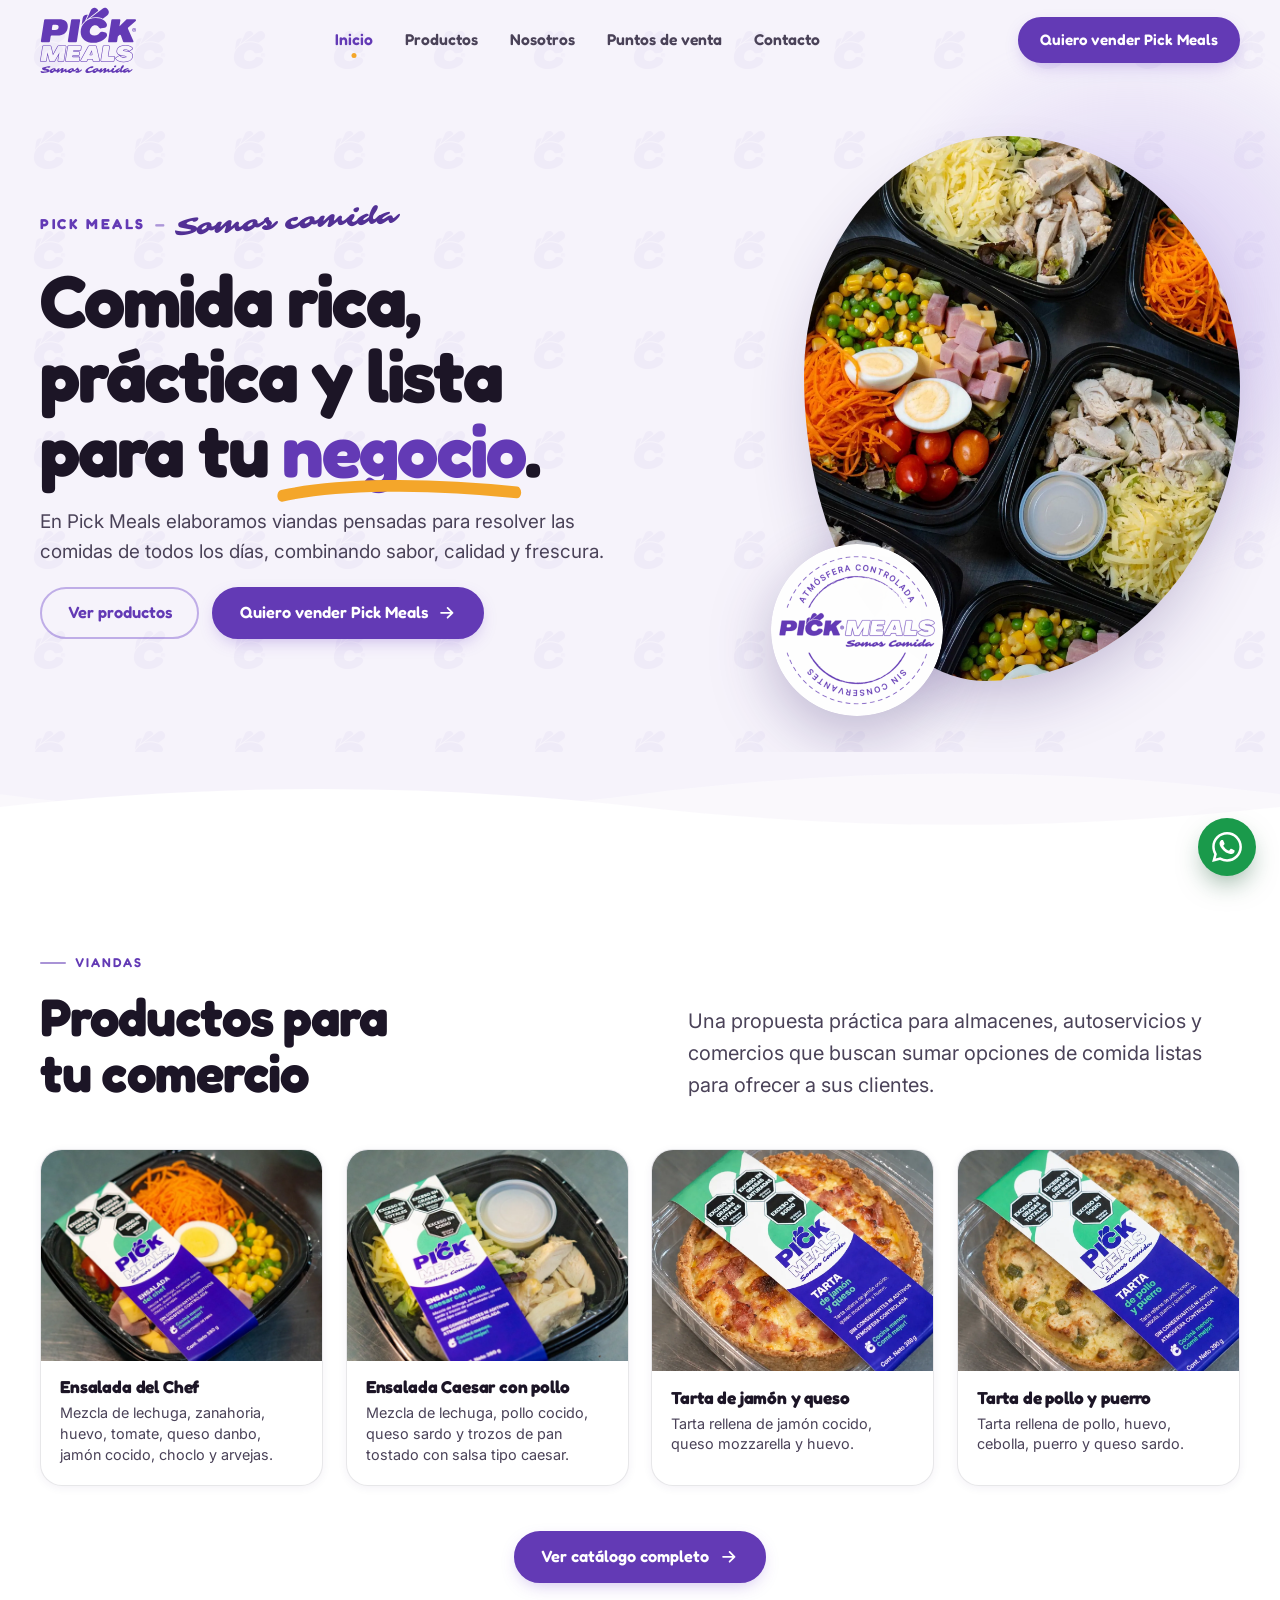
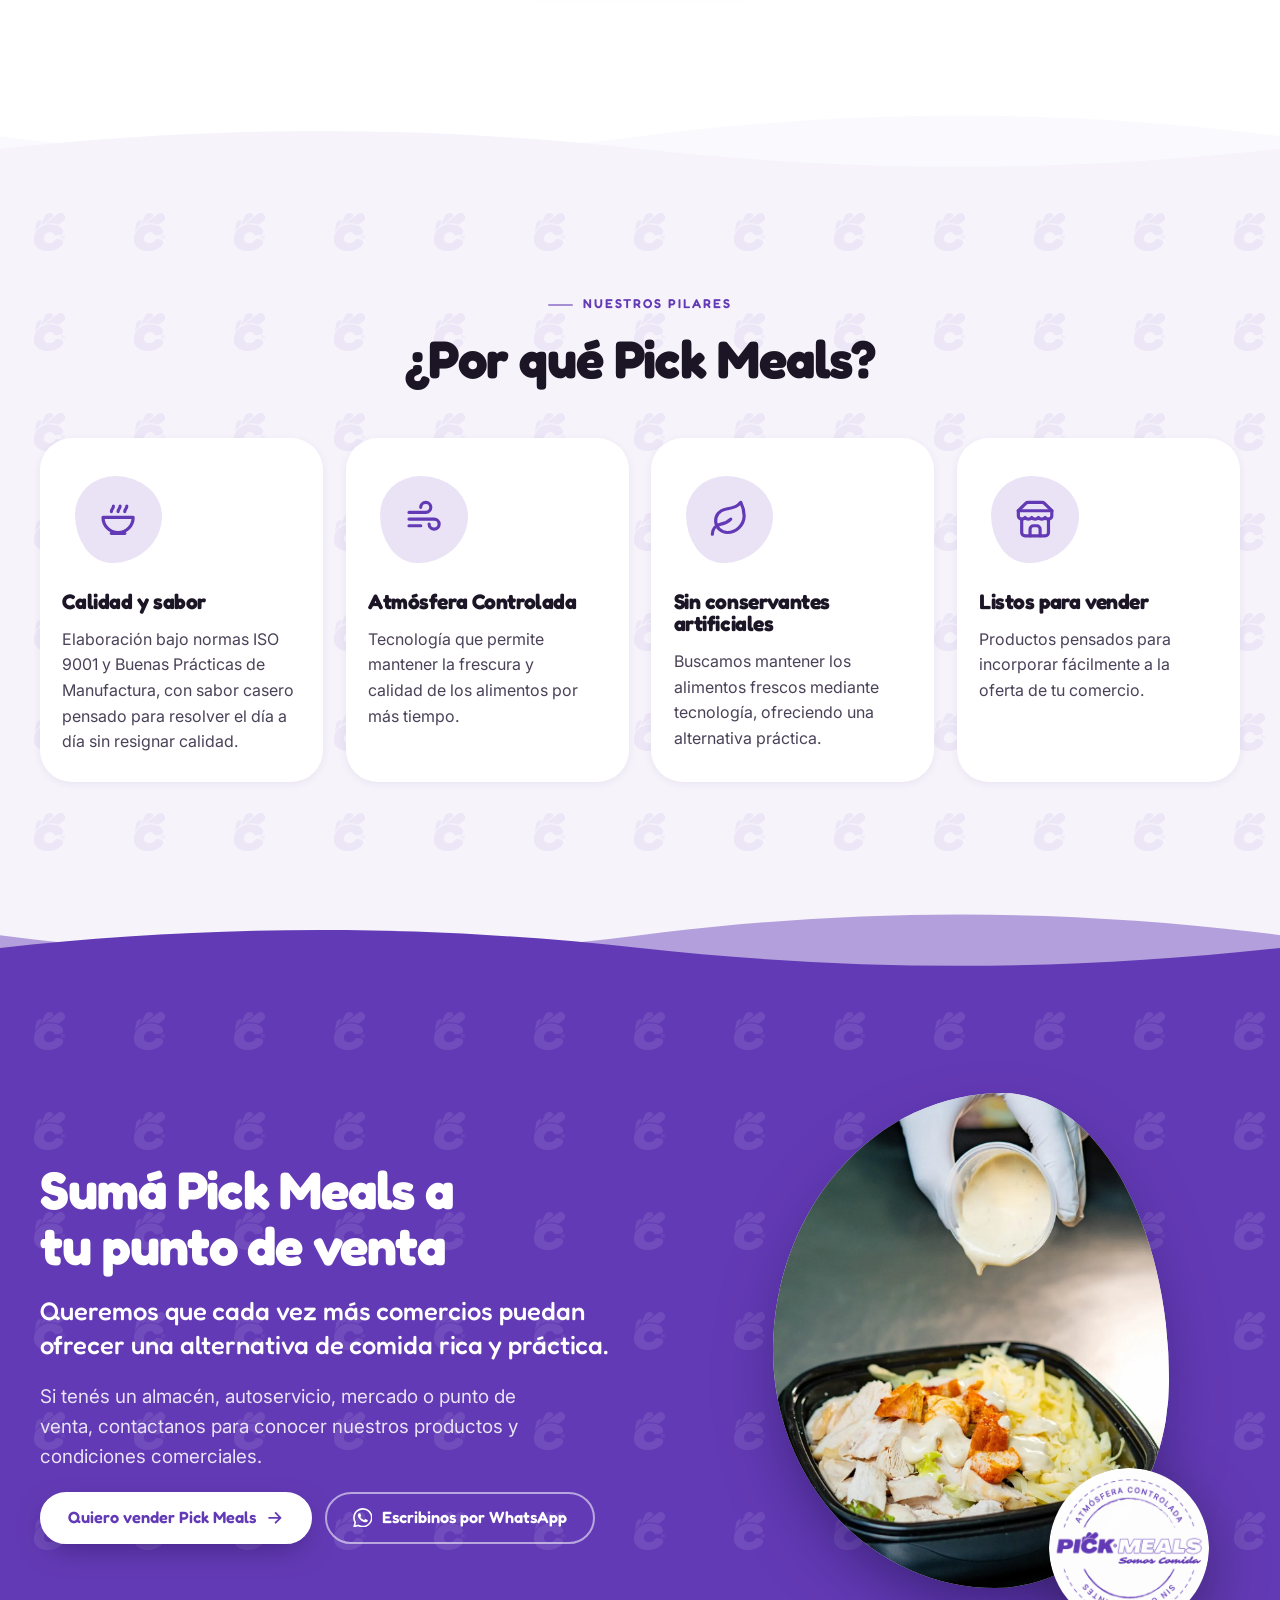
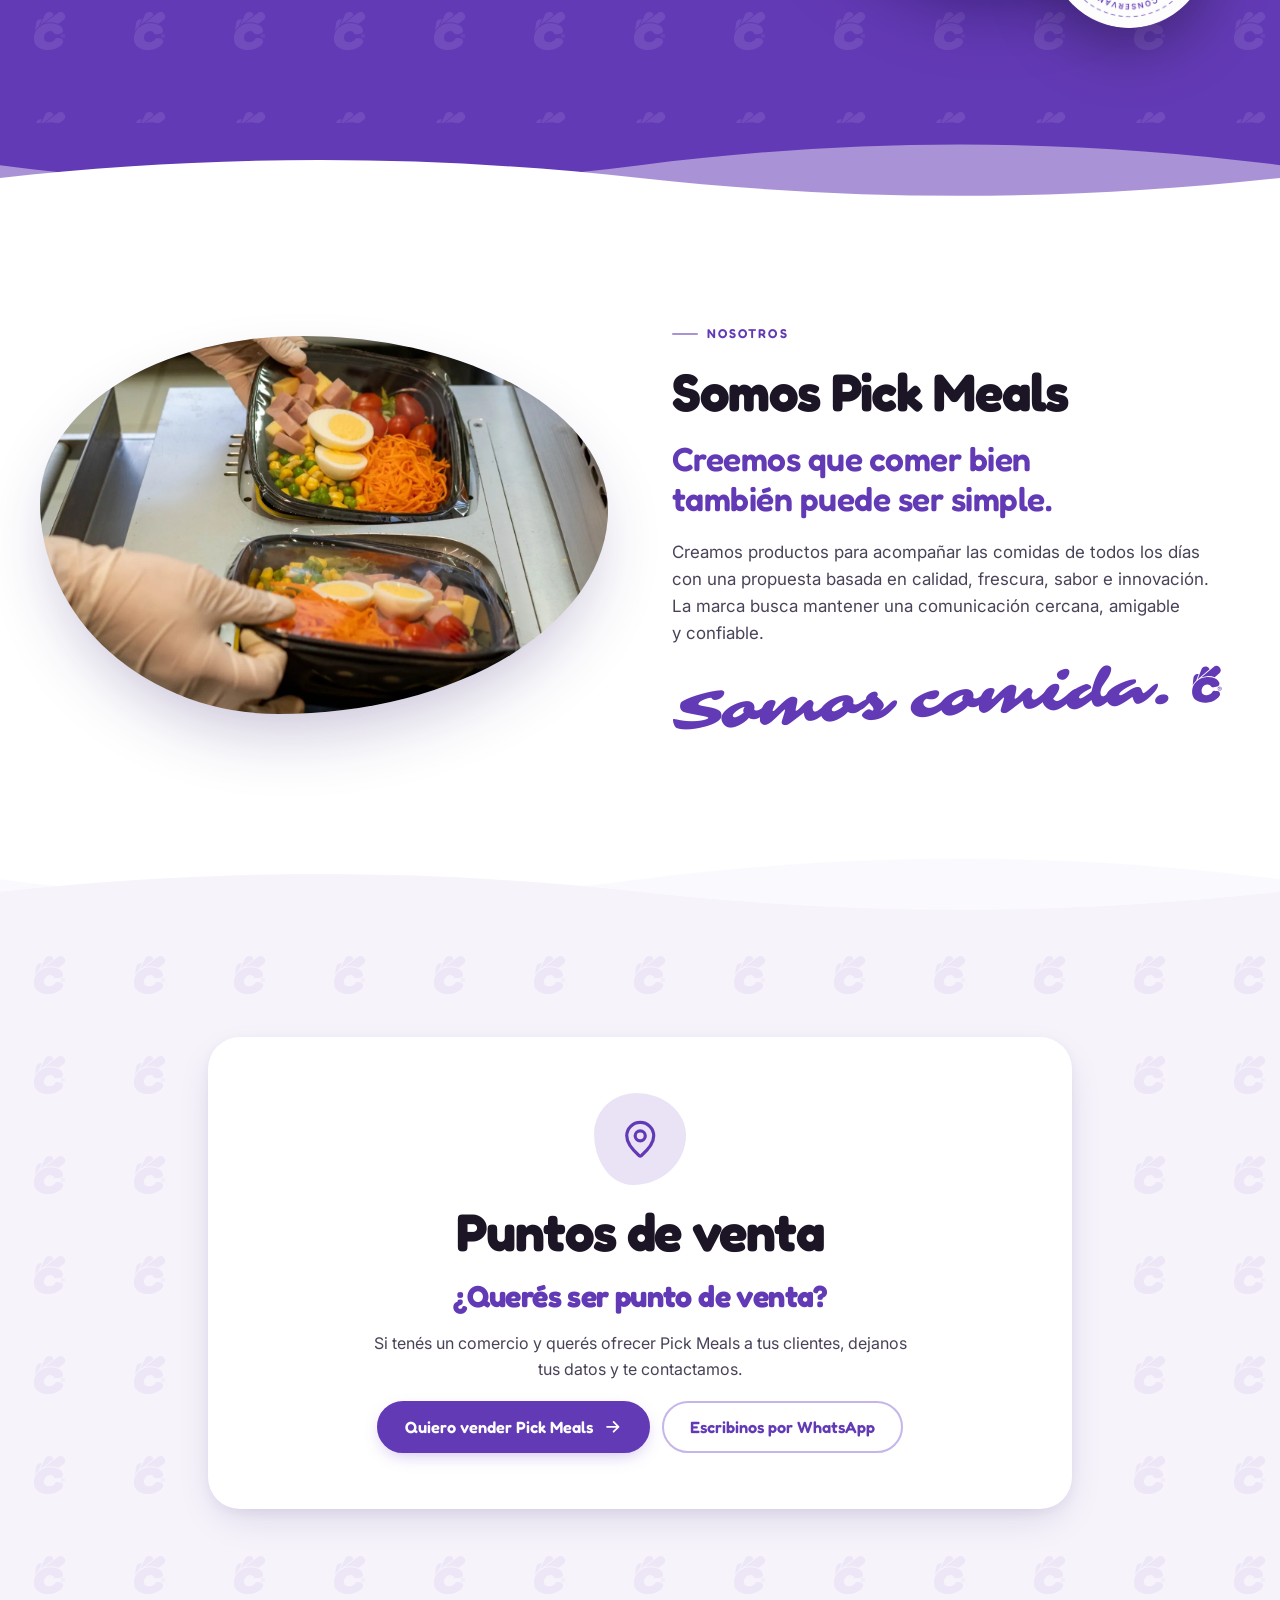
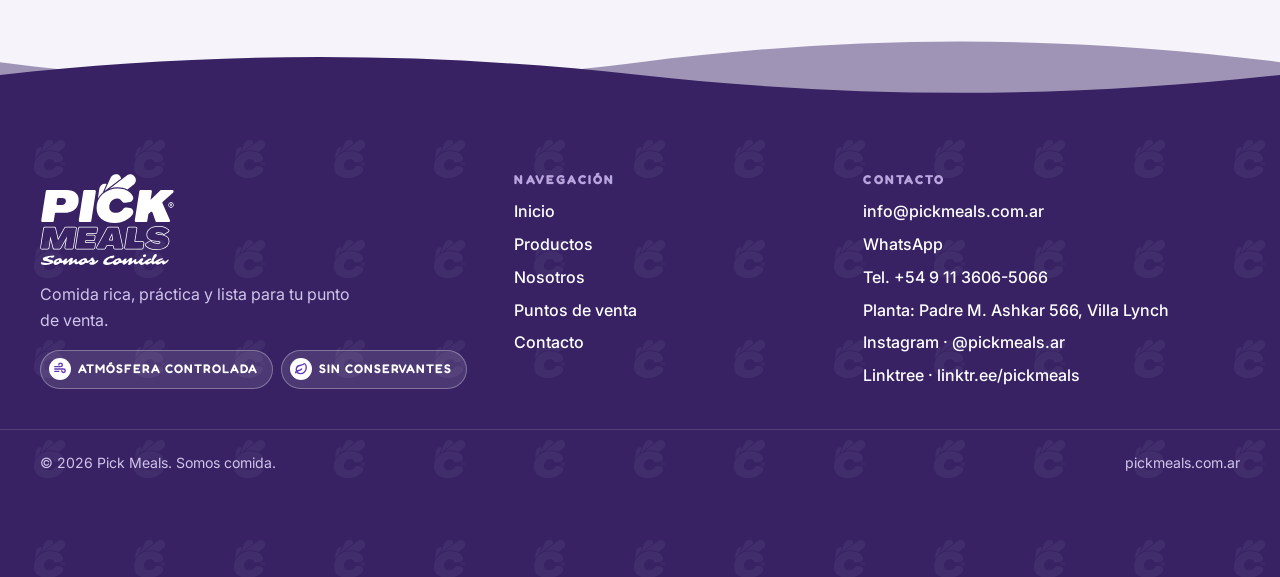
<file: index.html>
<!doctype html>
<html lang="es-AR" class="no-js">
<head>
  <meta charset="utf-8">
  <meta name="viewport" content="width=device-width, initial-scale=1">
  <script>document.documentElement.className = document.documentElement.className.replace("no-js", "js");</script>

  <title>Pick Meals — Viandas listas para tu punto de venta · Somos comida</title>
  <meta name="description" content="Viandas ricas y prácticas, con Atmósfera Controlada y sin conservantes artificiales, listas para almacenes, autoservicios, mercados y puntos de venta.">
  <link rel="canonical" href="https://pickmeals.com.ar/">
  <meta name="theme-color" content="#5B2BC4">
  <meta name="robots" content="index, follow">

  <!-- Open Graph / redes -->
  <meta property="og:type" content="website">
  <meta property="og:locale" content="es_AR">
  <meta property="og:site_name" content="Pick Meals">
  <meta property="og:title" content="Pick Meals — Comida rica, práctica y lista para tu punto de venta">
  <meta property="og:description" content="Viandas con tecnología de Atmósfera Controlada y sin conservantes artificiales para almacenes, autoservicios, mercados y puntos de venta.">
  <meta property="og:url" content="https://pickmeals.com.ar/">
  <meta property="og:image" content="https://pickmeals.com.ar/assets/img/og-pickmeals.webp">
  <meta property="og:image:type" content="image/webp">
  <meta property="og:image:width" content="1200">
  <meta property="og:image:height" content="630">
  <meta property="og:image:alt" content="Pick Meals — Comida rica, práctica y lista para tu punto de venta. Somos comida.">
  <meta name="twitter:card" content="summary_large_image">
  <meta name="twitter:title" content="Pick Meals — Comida rica, práctica y lista para tu punto de venta">
  <meta name="twitter:description" content="Viandas con Atmósfera Controlada y sin conservantes artificiales para tu comercio.">
  <meta name="twitter:image" content="https://pickmeals.com.ar/assets/img/og-pickmeals.webp">

  <link rel="icon" href="assets/img/favicon.svg" type="image/svg+xml">

  <link rel="preconnect" href="https://fonts.googleapis.com">
  <link rel="preconnect" href="https://fonts.gstatic.com" crossorigin>
  <link rel="stylesheet" href="https://fonts.googleapis.com/css2?family=Fredoka:wght@500;600;700&family=Inter:wght@400;500;600;700&family=Sarina&display=swap">

  <link rel="preload" as="image" href="assets/img/hero-vianda.webp" fetchpriority="high">
  <link rel="stylesheet" href="styles.css?v=20261021">

  <!-- Se usa Organization porque Pick Meals es una elaboradora B2B sin local de atención al público;
       FoodEstablishment requeriría además horarios de atención que no corresponden a este modelo. -->
  <script type="application/ld+json">
  {
    "@context": "https://schema.org",
    "@graph": [
      {
        "@type": "Organization",
        "@id": "https://pickmeals.com.ar/#organization",
        "name": "Pick Meals",
        "alternateName": "PICK MEALS",
        "url": "https://pickmeals.com.ar/",
        "logo": "https://pickmeals.com.ar/assets/img/logo-pickmeals.svg",
        "slogan": "Somos comida",
        "description": "Elaboramos viandas pensadas para resolver las comidas de todos los días, combinando sabor, calidad y frescura, con tecnología de Atmósfera Controlada y sin conservantes artificiales. Productos para almacenes, autoservicios, mercados y puntos de venta.",
        "email": "info@pickmeals.com.ar",
        "telephone": "+5491136065066",
        "address": {
          "@type": "PostalAddress",
          "streetAddress": "Padre M. Ashkar 566",
          "addressLocality": "Villa Lynch",
          "addressRegion": "Buenos Aires",
          "addressCountry": "AR"
        },
        "sameAs": [
          "https://www.instagram.com/pickmeals.ar/",
          "https://linktr.ee/pickmeals"
        ],
        "contactPoint": {
          "@type": "ContactPoint",
          "contactType": "sales",
          "email": "info@pickmeals.com.ar",
          "telephone": "+5491136065066",
          "availableLanguage": "es"
        }
      },
      {
        "@type": "WebSite",
        "@id": "https://pickmeals.com.ar/#website",
        "url": "https://pickmeals.com.ar/",
        "name": "Pick Meals",
        "inLanguage": "es-AR",
        "publisher": { "@id": "https://pickmeals.com.ar/#organization" }
      },
      {
        "@type": "WebPage",
        "@id": "https://pickmeals.com.ar/#webpage",
        "url": "https://pickmeals.com.ar/",
        "name": "Pick Meals — Viandas listas para tu punto de venta",
        "isPartOf": { "@id": "https://pickmeals.com.ar/#website" },
        "about": { "@id": "https://pickmeals.com.ar/#organization" },
        "inLanguage": "es-AR"
      }
    ]
  }
  </script>
</head>
<body>
  <a class="skip-link" href="#contenido">Saltar al contenido</a>

  <!-- ===================== HEADER ===================== -->
  <header class="site-header">
    <div class="container nav">
      <a class="brand" href="index.html" aria-label="Pick Meals — inicio">
        <img class="brand-logo" src="assets/img/logo-pickmeals.svg" alt="" width="720" height="490" decoding="async">
      </a>

      <nav aria-label="Principal">
        <ul class="nav-links" role="list">
          <li><a href="index.html" aria-current="page">Inicio</a></li>
          <li><a href="productos.html">Productos</a></li>
          <li><a href="#nosotros">Nosotros</a></li>
          <li><a href="#puntos-de-venta">Puntos de venta</a></li>
          <li><a href="contacto.html">Contacto</a></li>
        </ul>
      </nav>

      <a class="btn nav-cta" href="contacto.html">Quiero vender Pick Meals</a>

      <button class="nav-toggle" type="button" aria-expanded="false" aria-controls="menu-movil" aria-label="Abrir menú">
        <span class="nav-toggle-bars" aria-hidden="true"><span></span><span></span><span></span></span>
      </button>
    </div>
  </header>

  <div class="mobile-menu" id="menu-movil">
    <nav aria-label="Menú móvil">
      <ul role="list">
        <li><a class="mm-link" href="index.html" aria-current="page">Inicio <svg viewBox="0 0 24 24" fill="none" stroke="currentColor" stroke-width="2" stroke-linecap="round" stroke-linejoin="round" aria-hidden="true"><path d="M5 12h14M13 6l6 6-6 6"/></svg></a></li>
        <li><a class="mm-link" href="productos.html">Productos <svg viewBox="0 0 24 24" fill="none" stroke="currentColor" stroke-width="2" stroke-linecap="round" stroke-linejoin="round" aria-hidden="true"><path d="M5 12h14M13 6l6 6-6 6"/></svg></a></li>
        <li><a class="mm-link" href="#nosotros">Nosotros <svg viewBox="0 0 24 24" fill="none" stroke="currentColor" stroke-width="2" stroke-linecap="round" stroke-linejoin="round" aria-hidden="true"><path d="M5 12h14M13 6l6 6-6 6"/></svg></a></li>
        <li><a class="mm-link" href="#puntos-de-venta">Puntos de venta <svg viewBox="0 0 24 24" fill="none" stroke="currentColor" stroke-width="2" stroke-linecap="round" stroke-linejoin="round" aria-hidden="true"><path d="M5 12h14M13 6l6 6-6 6"/></svg></a></li>
        <li><a class="mm-link" href="contacto.html">Contacto <svg viewBox="0 0 24 24" fill="none" stroke="currentColor" stroke-width="2" stroke-linecap="round" stroke-linejoin="round" aria-hidden="true"><path d="M5 12h14M13 6l6 6-6 6"/></svg></a></li>
      </ul>
    </nav>
    <div class="mobile-menu-foot">
      <a class="btn" href="contacto.html">Quiero vender Pick Meals</a>
      <a class="btn btn--wa" href="contacto.html" data-wa><svg viewBox="0 0 24 24" fill="currentColor" aria-hidden="true"><path d="M17.47 14.38c-.3-.15-1.76-.87-2.03-.97-.27-.1-.47-.15-.67.15-.2.3-.77.97-.94 1.16-.17.2-.35.22-.64.07-.3-.15-1.26-.46-2.39-1.47-.88-.79-1.48-1.76-1.65-2.06-.17-.3-.02-.46.13-.6.13-.14.3-.35.45-.52.15-.17.2-.3.3-.5.1-.2.05-.37-.03-.52-.07-.15-.67-1.61-.92-2.21-.24-.58-.49-.5-.67-.51h-.57c-.2 0-.52.07-.79.37-.27.3-1.04 1.02-1.04 2.48s1.07 2.88 1.21 3.07c.15.2 2.1 3.2 5.08 4.49.71.31 1.26.49 1.7.63.71.22 1.36.19 1.87.12.57-.09 1.76-.72 2-1.41.25-.7.25-1.29.18-1.41-.08-.13-.27-.2-.57-.35zM12.05 21.78h-.01a9.87 9.87 0 0 1-5.03-1.38l-.36-.21-3.74.98 1-3.65-.24-.37a9.86 9.86 0 0 1-1.51-5.26C2.16 6.44 6.6 2 12.05 2c2.64 0 5.12 1.03 6.99 2.9a9.82 9.82 0 0 1 2.89 6.99c0 5.45-4.44 9.89-9.88 9.89zm8.41-18.3A11.82 11.82 0 0 0 12.05 0C5.5 0 .16 5.34.16 11.89c0 2.1.55 4.14 1.59 5.95L.06 24l6.3-1.65a11.88 11.88 0 0 0 5.68 1.45h.01c6.55 0 11.89-5.34 11.89-11.89 0-3.18-1.24-6.17-3.48-8.41z"/></svg>Escribinos por WhatsApp</a>
    </div>
  </div>

  <main id="contenido">

    <!-- ===================== 1. HERO ===================== -->
    <section class="hero" id="inicio" aria-labelledby="hero-title">
      <div class="hero-halo" aria-hidden="true"></div>
      <div class="container hero-grid">
        <div class="hero-copy">
          <p class="hero-kicker hero-in"><span>PICK MEALS</span> <span class="dash">—</span> <span class="script">Somos comida</span></p>
          <h1 class="hero-title hero-in" id="hero-title" style="--d:1">Comida rica, práctica y lista para tu <span class="hl">negocio<svg class="hl-line" viewBox="0 0 200 14" preserveAspectRatio="none" aria-hidden="true"><path d="M3 10C48 3 120 2 197 8"/></svg></span>.</h1>
          <p class="hero-lead hero-in" style="--d:2">En Pick Meals elaboramos viandas pensadas para resolver las comidas de todos los días, combinando sabor, calidad y frescura.</p>
          <div class="btn-row hero-actions hero-in" style="--d:3">
            <a class="btn btn--ghost" href="#productos">Ver productos</a>
            <a class="btn" href="contacto.html">Quiero vender Pick Meals <svg viewBox="0 0 24 24" fill="none" stroke="currentColor" stroke-width="2.2" stroke-linecap="round" stroke-linejoin="round" aria-hidden="true"><path d="M5 12h14M13 6l6 6-6 6"/></svg></a>
          </div>
        </div>

        <div class="hero-media">
          <div class="blob-back" aria-hidden="true"></div>
          <div class="blob">
            <img src="assets/img/hero-vianda.webp" alt="Viandas Pick Meals recién armadas, listas para ofrecer en el comercio" width="1600" height="2000" fetchpriority="high" loading="eager" decoding="async">
          </div>
          <div class="seal" aria-hidden="true">
            <img src="assets/img/logo-seal.png" alt="" loading="eager" decoding="async">
          </div>
        </div>
      </div>
    </section>

    <div class="wave wave--mist-white" aria-hidden="true">
      <svg class="wave-back" viewBox="0 0 2880 100" preserveAspectRatio="none"><path d="M0 46C240 76 480 76 720 46C960 16 1200 16 1440 46C1680 76 1920 76 2160 46C2400 16 2640 16 2880 46V100H0Z"/></svg>
      <svg class="wave-front" viewBox="0 0 2880 100" preserveAspectRatio="none"><path d="M0 60C240 34 480 34 720 60C960 86 1200 86 1440 60C1680 34 1920 34 2160 60C2400 86 2640 86 2880 60V100H0Z"/></svg>
    </div>

    <!-- ===================== 2. PRODUCTOS PARA TU COMERCIO ===================== -->
    <section class="section" id="productos" aria-labelledby="productos-title">
      <div class="container">
        <div class="products-intro">
          <div class="section-head" style="margin:0" data-reveal>
            <p class="eyebrow">Viandas</p>
            <h2 class="h2" id="productos-title">Productos para tu comercio</h2>
          </div>
          <div class="section-head" style="margin:0; --d:1" data-reveal>
            <p class="lead">Una propuesta práctica para almacenes, autoservicios y comercios que buscan sumar opciones de comida listas para ofrecer a sus clientes.</p>
          </div>
        </div>

        <!-- Catálogo: 4 productos, los 4 ya reales. -->
        <ul class="products-grid" role="list">
          <li class="product-card" data-reveal>
            <figure class="product-media"><img src="assets/img/vianda-ensalada-chef.webp" alt="Ensalada del Chef Pick Meals" width="1200" height="900" loading="lazy" decoding="async"></figure>
            <div class="product-body">
              <h3>Ensalada del Chef</h3>
              <p>Mezcla de lechuga, zanahoria, huevo, tomate, queso danbo, jamón cocido, choclo y arvejas.</p>
            </div>
          </li>
          <li class="product-card" data-reveal style="--d:1">
            <figure class="product-media"><img src="assets/img/vianda-ensalada-caesar.webp" alt="Ensalada Caesar con pollo Pick Meals" width="1200" height="900" loading="lazy" decoding="async"></figure>
            <div class="product-body">
              <h3>Ensalada Caesar con pollo</h3>
              <p>Mezcla de lechuga, pollo cocido, queso sardo y trozos de pan tostado con salsa tipo caesar.</p>
            </div>
          </li>
          <li class="product-card" data-reveal style="--d:2">
            <figure class="product-media"><img src="assets/img/vianda-jamon-queso.webp" alt="Tarta de jamón y queso Pick Meals" width="1024" height="1536" loading="lazy" decoding="async"></figure>
            <div class="product-body">
              <h3>Tarta de jamón y queso</h3>
              <p>Tarta rellena de jamón cocido, queso mozzarella y huevo.</p>
            </div>
          </li>
          <li class="product-card" data-reveal style="--d:3">
            <figure class="product-media"><img src="assets/img/vianda-pollo-puerro.webp" alt="Tarta de pollo y puerro Pick Meals" width="1024" height="1536" loading="lazy" decoding="async"></figure>
            <div class="product-body">
              <h3>Tarta de pollo y puerro</h3>
              <p>Tarta rellena de pollo, huevo, cebolla, puerro y queso sardo.</p>
            </div>
          </li>
        </ul>

        <div class="products-cta">
          <a class="btn" href="productos.html">Ver catálogo completo <svg viewBox="0 0 24 24" fill="none" stroke="currentColor" stroke-width="2.2" stroke-linecap="round" stroke-linejoin="round" aria-hidden="true"><path d="M5 12h14M13 6l6 6-6 6"/></svg></a>
        </div>
      </div>
    </section>

    <div class="wave wave--white-mist" aria-hidden="true">
      <svg class="wave-back" viewBox="0 0 2880 100" preserveAspectRatio="none"><path d="M0 46C240 76 480 76 720 46C960 16 1200 16 1440 46C1680 76 1920 76 2160 46C2400 16 2640 16 2880 46V100H0Z"/></svg>
      <svg class="wave-front" viewBox="0 0 2880 100" preserveAspectRatio="none"><path d="M0 60C240 34 480 34 720 60C960 86 1200 86 1440 60C1680 34 1920 34 2160 60C2400 86 2640 86 2880 60V100H0Z"/></svg>
    </div>

    <!-- ===================== 3. ¿POR QUÉ PICK MEALS? ===================== -->
    <section class="section section--mist section--pattern" id="por-que" aria-labelledby="porque-title">
      <div class="container">
        <div class="section-head section-head--center" data-reveal>
          <p class="eyebrow">Nuestros pilares</p>
          <h2 class="h2" id="porque-title">¿Por qué Pick Meals?</h2>
        </div>

        <ul class="pillars" role="list">
          <li class="pillar" data-reveal>
            <div class="pillar-icon" aria-hidden="true">
              <span class="blob-shape"><svg viewBox="0 0 24 24" fill="none" stroke="currentColor" stroke-width="1.9" stroke-linecap="round" stroke-linejoin="round"><path d="M3 11h18a9 9 0 0 1-18 0Z"/><path d="M8 20.5h8"/><path d="M8 7.5c0-1.6 1.2-1.6 1.2-3.2M12 7.5c0-1.6 1.2-1.6 1.2-3.2M16 7.5c0-1.6 1.2-1.6 1.2-3.2"/></svg></span>
            </div>
            <h3>Calidad y sabor</h3>
            <p>Elaboración bajo normas ISO 9001 y Buenas Prácticas de Manufactura, con sabor casero pensado para resolver el día a día sin resignar calidad.</p>
          </li>
          <li class="pillar" data-reveal style="--d:1">
            <div class="pillar-icon" aria-hidden="true">
              <span class="blob-shape"><svg viewBox="0 0 24 24" fill="none" stroke="currentColor" stroke-width="1.9" stroke-linecap="round"><path d="M3 8h10a3 3 0 1 0-3-3"/><path d="M3 12h15a3 3 0 1 1-3 3"/><path d="M3 16h7"/></svg></span>
            </div>
            <h3>Atmósfera Controlada</h3>
            <p>Tecnología que permite mantener la frescura y calidad de los alimentos por más tiempo.</p>
          </li>
          <li class="pillar" data-reveal style="--d:2">
            <div class="pillar-icon" aria-hidden="true">
              <span class="blob-shape"><svg viewBox="0 0 24 24" fill="none" stroke="currentColor" stroke-width="1.9" stroke-linecap="round" stroke-linejoin="round"><path d="M11 20A7 7 0 0 1 9.8 6.1C15.5 5 17 4.48 19 2c1 2 2 4.18 2 8 0 5.5-4.78 10-10 10Z"/><path d="M2 21c0-3 1.85-5.36 5.08-6C9.5 14.52 12 13 13 12"/></svg></span>
            </div>
            <h3>Sin conservantes artificiales</h3>
            <p>Buscamos mantener los alimentos frescos mediante tecnología, ofreciendo una alternativa práctica.</p>
          </li>
          <li class="pillar" data-reveal style="--d:3">
            <div class="pillar-icon" aria-hidden="true">
              <span class="blob-shape"><svg viewBox="0 0 24 24" fill="none" stroke="currentColor" stroke-width="1.9" stroke-linecap="round" stroke-linejoin="round"><path d="m2 7 4.41-4.41A2 2 0 0 1 7.83 2h8.34a2 2 0 0 1 1.42.59L22 7"/><path d="M4 12v8a2 2 0 0 0 2 2h12a2 2 0 0 0 2-2v-8"/><path d="M15 22v-4a2 2 0 0 0-2-2h-2a2 2 0 0 0-2 2v4"/><path d="M2 7h20"/><path d="M22 7v3a2 2 0 0 1-2 2 2.7 2.7 0 0 1-2-1 2.7 2.7 0 0 1-2 1 2.7 2.7 0 0 1-2-1 2.7 2.7 0 0 1-2 1 2.7 2.7 0 0 1-2-1 2.7 2.7 0 0 1-2 1 2.7 2.7 0 0 1-2-1 2.7 2.7 0 0 1-2 1 2 2 0 0 1-2-2V7"/></svg></span>
            </div>
            <h3>Listos para vender</h3>
            <p>Productos pensados para incorporar fácilmente a la oferta de tu comercio.</p>
          </li>
        </ul>
      </div>
    </section>

    <div class="wave wave--mist-violet" aria-hidden="true">
      <svg class="wave-back" viewBox="0 0 2880 100" preserveAspectRatio="none"><path d="M0 46C240 76 480 76 720 46C960 16 1200 16 1440 46C1680 76 1920 76 2160 46C2400 16 2640 16 2880 46V100H0Z"/></svg>
      <svg class="wave-front" viewBox="0 0 2880 100" preserveAspectRatio="none"><path d="M0 60C240 34 480 34 720 60C960 86 1200 86 1440 60C1680 34 1920 34 2160 60C2400 86 2640 86 2880 60V100H0Z"/></svg>
    </div>

    <!-- ===================== 4. SUMÁ PICK MEALS A TU PUNTO DE VENTA ===================== -->
    <section class="section section--violet section--pattern on-violet" id="sumate" aria-labelledby="sumate-title">
      <div class="container convert-grid">
        <div class="convert-copy" data-reveal>
          <h2 class="h2" id="sumate-title">Sumá Pick Meals a tu punto de venta</h2>
          <p class="convert-lead">Queremos que cada vez más comercios puedan ofrecer una alternativa de comida rica y práctica.</p>
          <p>Si tenés un almacén, autoservicio, mercado o punto de venta, contactanos para conocer nuestros productos y condiciones comerciales.</p>
          <div class="btn-row">
            <a class="btn btn--light" href="contacto.html">Quiero vender Pick Meals <svg viewBox="0 0 24 24" fill="none" stroke="currentColor" stroke-width="2.2" stroke-linecap="round" stroke-linejoin="round" aria-hidden="true"><path d="M5 12h14M13 6l6 6-6 6"/></svg></a>
            <a class="btn btn--ghost-light" href="contacto.html" data-wa="Hola PICK MEALS, tengo un comercio y quiero conocer sus productos y condiciones comerciales."><svg viewBox="0 0 24 24" fill="currentColor" aria-hidden="true"><path d="M17.47 14.38c-.3-.15-1.76-.87-2.03-.97-.27-.1-.47-.15-.67.15-.2.3-.77.97-.94 1.16-.17.2-.35.22-.64.07-.3-.15-1.26-.46-2.39-1.47-.88-.79-1.48-1.76-1.65-2.06-.17-.3-.02-.46.13-.6.13-.14.3-.35.45-.52.15-.17.2-.3.3-.5.1-.2.05-.37-.03-.52-.07-.15-.67-1.61-.92-2.21-.24-.58-.49-.5-.67-.51h-.57c-.2 0-.52.07-.79.37-.27.3-1.04 1.02-1.04 2.48s1.07 2.88 1.21 3.07c.15.2 2.1 3.2 5.08 4.49.71.31 1.26.49 1.7.63.71.22 1.36.19 1.87.12.57-.09 1.76-.72 2-1.41.25-.7.25-1.29.18-1.41-.08-.13-.27-.2-.57-.35zM12.05 21.78h-.01a9.87 9.87 0 0 1-5.03-1.38l-.36-.21-3.74.98 1-3.65-.24-.37a9.86 9.86 0 0 1-1.51-5.26C2.16 6.44 6.6 2 12.05 2c2.64 0 5.12 1.03 6.99 2.9a9.82 9.82 0 0 1 2.89 6.99c0 5.45-4.44 9.89-9.88 9.89zm8.41-18.3A11.82 11.82 0 0 0 12.05 0C5.5 0 .16 5.34.16 11.89c0 2.1.55 4.14 1.59 5.95L.06 24l6.3-1.65a11.88 11.88 0 0 0 5.68 1.45h.01c6.55 0 11.89-5.34 11.89-11.89 0-3.18-1.24-6.17-3.48-8.41z"/></svg>Escribinos por WhatsApp</a>
          </div>
        </div>

        <div class="convert-media" data-reveal style="--d:1">
          <div class="blob blob--b">
            <img src="assets/img/punto-de-venta.webp" alt="Preparación de una vianda Pick Meals, lista para tu comercio" width="1200" height="1500" loading="lazy" decoding="async">
          </div>
          <div class="seal seal--light" aria-hidden="true">
            <img src="assets/img/logo-seal.png" alt="" loading="lazy" decoding="async">
          </div>
        </div>
      </div>
    </section>

    <div class="wave wave--violet-white" aria-hidden="true">
      <svg class="wave-back" viewBox="0 0 2880 100" preserveAspectRatio="none"><path d="M0 46C240 76 480 76 720 46C960 16 1200 16 1440 46C1680 76 1920 76 2160 46C2400 16 2640 16 2880 46V100H0Z"/></svg>
      <svg class="wave-front" viewBox="0 0 2880 100" preserveAspectRatio="none"><path d="M0 60C240 34 480 34 720 60C960 86 1200 86 1440 60C1680 34 1920 34 2160 60C2400 86 2640 86 2880 60V100H0Z"/></svg>
    </div>

    <!-- ===================== 5. SOMOS PICK MEALS ===================== -->
    <section class="section" id="nosotros" aria-labelledby="nosotros-title">
      <div class="container about-grid">
        <div class="about-media" data-reveal>
          <div class="blob">
            <img src="assets/img/nosotros-cocina.webp" alt="Equipo de Pick Meals envasando viandas en planta" width="1500" height="1000" loading="lazy" decoding="async">
          </div>
        </div>

        <div class="about-copy" data-reveal style="--d:1">
          <p class="eyebrow">Nosotros</p>
          <h2 class="h2" id="nosotros-title">Somos Pick Meals</h2>
          <p class="about-lead">Creemos que comer bien también puede ser simple.</p>
          <p>Creamos productos para acompañar las comidas de todos los días con una propuesta basada en calidad, frescura, sabor e innovación. La marca busca mantener una comunicación cercana, amigable y confiable.</p>
          <p class="about-sign">Somos comida. <svg class="pm-iso" viewBox="0 0 83.14 100.0" aria-hidden="true" focusable="false" fill="currentColor"><path d="M78.67 64.73C78.31 65.34 77.83 65.82 77.22 66.18C76.61 66.54 75.94 66.72 75.20 66.72C74.46 66.72 73.78 66.54 73.17 66.18C72.57 65.82 72.08 65.34 71.72 64.73C71.36 64.12 71.18 63.45 71.18 62.71C71.18 61.97 71.36 61.29 71.72 60.68C72.08 60.08 72.57 59.59 73.17 59.23C73.78 58.87 74.46 58.69 75.20 58.69C75.94 58.69 76.61 58.87 77.22 59.23C77.83 59.59 78.31 60.08 78.67 60.68C79.03 61.29 79.22 61.97 79.22 62.71C79.22 63.45 79.03 64.12 78.67 64.73ZM80.07 60.65C79.80 60.01 79.42 59.45 78.94 58.97C78.45 58.48 77.89 58.10 77.25 57.83C76.61 57.56 75.93 57.42 75.20 57.42C74.47 57.42 73.78 57.56 73.14 57.83C72.50 58.10 71.94 58.48 71.46 58.97C70.97 59.45 70.59 60.01 70.32 60.65C70.05 61.29 69.91 61.98 69.91 62.71C69.91 63.44 70.05 64.12 70.32 64.76C70.59 65.40 70.97 65.96 71.46 66.45C71.94 66.93 72.50 67.31 73.14 67.58C73.78 67.86 74.47 67.99 75.20 67.99C75.93 67.99 76.61 67.86 77.25 67.58C77.89 67.31 78.45 66.93 78.94 66.45C79.42 65.96 79.80 65.40 80.07 64.76C80.35 64.12 80.48 63.44 80.48 62.71C80.48 61.98 80.35 61.29 80.07 60.65Z"/><path d="M74.42 61L75.44 61C75.56 61 75.71 61.05 75.88 61.16C76.05 61.27 76.13 61.47 76.13 61.77C76.13 62.06 76.05 62.28 75.88 62.42C75.71 62.57 75.55 62.64 75.41 62.64L74.42 62.64L74.42 61ZM77.05 62.68C77.23 62.43 77.31 62.13 77.31 61.77C77.31 61.42 77.23 61.12 77.06 60.89C76.90 60.66 76.70 60.49 76.47 60.38C76.23 60.26 76.02 60.21 75.82 60.21L73.35 60.21L73.35 65.09L74.42 65.09L74.42 63.43L75.48 63.43L76.33 65.09L77.51 65.09L76.51 63.19C76.72 63.06 76.90 62.90 77.05 62.68Z"/><path d="M18.77 20.89C13.29 20.89 8.63 24.96 7.78 30.49L4.81 49.71C6.88 46.04 9.60 42.66 13.01 39.62C13.46 39.22 13.93 38.86 14.39 38.49L22.14 21.46C21.08 21.11 19.95 20.89 18.77 20.89Z"/><path d="M43.51 2.68C42.49 2.38 41.46 2.23 40.44 2.23C36.21 2.23 32.23 4.72 30.36 8.81L18.26 35.36L51.14 10.53C50.13 6.90 47.39 3.82 43.51 2.68Z"/><path d="M63.64 32.11L75.60 23.08C80.94 19.75 82.11 12.31 78.06 7.43L76.83 5.94C74.83 3.54 71.97 2.27 69.06 2.27C67.24 2.27 65.41 2.76 63.77 3.79L28.19 30.67C33.04 28.99 38.24 28.11 43.79 28.11C51.52 28.11 58.17 29.45 63.64 32.11Z"/><path d="M38.57 97.77C27.39 97.77 18.54 95.16 12.02 89.94C5.50 84.72 2.24 77.60 2.24 68.59C2.24 57.68 6.33 48.58 14.50 41.28C22.67 33.99 32.43 30.34 43.79 30.34C53.70 30.34 61.59 32.58 67.47 37.06C70.60 39.44 72.93 42.25 74.48 45.51C76.68 50.16 73.87 55.69 68.90 56.61L59.79 58.30C56.52 58.91 53.43 57.18 51.66 54.30C51.22 53.59 50.70 52.95 50.09 52.40C48.26 50.74 45.79 49.91 42.66 49.91C38.49 49.91 34.91 51.60 31.92 54.98C28.94 58.36 27.45 62.30 27.45 66.81C27.45 70.31 28.62 73.05 30.97 75.04C33.32 77.03 36.49 78.02 40.49 78.02C44.25 78.02 47.61 77.03 50.57 75.04C52.26 73.90 53.64 72.54 54.72 70.95C56.40 68.50 59.40 67.38 62.30 67.79L68.79 68.70C74.53 69.51 77.46 76.36 73.97 81.09C71.45 84.50 68.24 87.51 64.34 90.12C56.72 95.22 48.13 97.77 38.57 97.77Z"/></svg></p>
        </div>
      </div>
    </section>

    <div class="wave wave--white-mist" aria-hidden="true">
      <svg class="wave-back" viewBox="0 0 2880 100" preserveAspectRatio="none"><path d="M0 46C240 76 480 76 720 46C960 16 1200 16 1440 46C1680 76 1920 76 2160 46C2400 16 2640 16 2880 46V100H0Z"/></svg>
      <svg class="wave-front" viewBox="0 0 2880 100" preserveAspectRatio="none"><path d="M0 60C240 34 480 34 720 60C960 86 1200 86 1440 60C1680 34 1920 34 2160 60C2400 86 2640 86 2880 60V100H0Z"/></svg>
    </div>

    <!-- ===================== 6. PUNTOS DE VENTA ===================== -->
    <section class="section section--mist section--pattern" id="puntos-de-venta" aria-labelledby="pdv-title">
      <div class="container">
        <!-- PENDIENTE: no hay comercios confirmados para listar. Estado inicial honesto: invitación a sumarse. -->
        <div class="pdv-card" data-reveal>
          <div class="pdv-icon" aria-hidden="true">
            <svg viewBox="0 0 24 24" fill="none" stroke="currentColor" stroke-width="1.9" stroke-linecap="round" stroke-linejoin="round"><path d="M20 10c0 4.99-5.54 10.19-7.4 11.8a1 1 0 0 1-1.2 0C9.54 20.19 4 14.99 4 10a8 8 0 0 1 16 0"/><circle cx="12" cy="10" r="3"/></svg>
          </div>
          <h2 class="h2" id="pdv-title">Puntos de venta</h2>
          <h3 class="pdv-question">¿Querés ser punto de venta?</h3>
          <p>Si tenés un comercio y querés ofrecer Pick Meals a tus clientes, dejanos tus datos y te contactamos.</p>
          <div class="btn-row">
            <a class="btn" href="contacto.html">Quiero vender Pick Meals <svg viewBox="0 0 24 24" fill="none" stroke="currentColor" stroke-width="2.2" stroke-linecap="round" stroke-linejoin="round" aria-hidden="true"><path d="M5 12h14M13 6l6 6-6 6"/></svg></a>
            <a class="btn btn--ghost" href="contacto.html" data-wa="Hola PICK MEALS, tengo un comercio y quiero ser punto de venta.">Escribinos por WhatsApp</a>
          </div>
        </div>

        <!-- PENDIENTE: listado de puntos de venta. Cuando haya comercios confirmados, quitar "hidden"
             y agregar un <li> por comercio con esta estructura:
             <li class="pdv-item">
               <h3>Nombre del comercio</h3>
               <p>Dirección · Localidad, Provincia</p>
               <a href="https://maps.google.com/?q=..." target="_blank" rel="noopener">Ver en el mapa</a>
             </li> -->
        <ul class="pdv-list" role="list" hidden></ul>
      </div>
    </section>

  </main>

  <div class="wave wave--mist-deep" aria-hidden="true">
    <svg class="wave-back" viewBox="0 0 2880 100" preserveAspectRatio="none"><path d="M0 46C240 76 480 76 720 46C960 16 1200 16 1440 46C1680 76 1920 76 2160 46C2400 16 2640 16 2880 46V100H0Z"/></svg>
    <svg class="wave-front" viewBox="0 0 2880 100" preserveAspectRatio="none"><path d="M0 60C240 34 480 34 720 60C960 86 1200 86 1440 60C1680 34 1920 34 2160 60C2400 86 2640 86 2880 60V100H0Z"/></svg>
  </div>

  <!-- ===================== 7. FOOTER ===================== -->
  <footer class="site-footer">
    <div class="container footer-grid">
      <div class="footer-brand">
        <a class="brand" href="index.html" aria-label="Pick Meals — inicio">
          <img class="brand-logo" src="assets/img/logo-pickmeals-blanco.svg" alt="" width="720" height="490" decoding="async">
        </a>
        <p>Comida rica, práctica y lista para tu punto de venta.</p>
        <ul class="seal-pills" role="list" aria-label="Diferenciales de Pick Meals">
          <li class="seal-pill"><svg viewBox="0 0 24 24" fill="none" stroke="currentColor" stroke-width="2.4" stroke-linecap="round" aria-hidden="true"><path d="M3 8h10a3 3 0 1 0-3-3"/><path d="M3 12h15a3 3 0 1 1-3 3"/><path d="M3 16h7"/></svg>Atmósfera Controlada</li>
          <li class="seal-pill"><svg viewBox="0 0 24 24" fill="none" stroke="currentColor" stroke-width="2.4" stroke-linecap="round" stroke-linejoin="round" aria-hidden="true"><path d="M11 20A7 7 0 0 1 9.8 6.1C15.5 5 17 4.48 19 2c1 2 2 4.18 2 8 0 5.5-4.78 10-10 10Z"/><path d="M2 21c0-3 1.85-5.36 5.08-6C9.5 14.52 12 13 13 12"/></svg>Sin conservantes</li>
        </ul>
      </div>

      <nav class="footer-col" aria-label="Pie de página">
        <h2>Navegación</h2>
        <ul role="list">
          <li><a href="index.html">Inicio</a></li>
          <li><a href="productos.html">Productos</a></li>
          <li><a href="#nosotros">Nosotros</a></li>
          <li><a href="#puntos-de-venta">Puntos de venta</a></li>
          <li><a href="contacto.html">Contacto</a></li>
        </ul>
      </nav>

      <div class="footer-col">
        <h2>Contacto</h2>
        <ul role="list">
          <li><a href="mailto:info@pickmeals.com.ar">info@pickmeals.com.ar</a></li>
          <li><a href="contacto.html" data-wa>WhatsApp</a></li>
          <li data-phone hidden><a href="contacto.html">Tel. <span data-phone-value></span></a></li>
          <li><a href="https://maps.google.com/?q=Padre+M.+Ashkar+566,+Villa+Lynch,+Buenos+Aires" target="_blank" rel="noopener">Planta: Padre M. Ashkar 566, Villa Lynch</a></li>
          <li><a href="https://www.instagram.com/pickmeals.ar/" target="_blank" rel="noopener">Instagram · @pickmeals.ar</a></li>
          <li><a href="https://linktr.ee/pickmeals" target="_blank" rel="noopener">Linktree · linktr.ee/pickmeals</a></li>
          <!-- PENDIENTE: URL real de LinkedIn → <li><a href="URL" target="_blank" rel="noopener">LinkedIn</a></li> -->
        </ul>
      </div>
    </div>
    <div class="container footer-bottom">
      <p>© <span data-year>2026</span> Pick Meals. Somos comida.</p>
      <p>pickmeals.com.ar</p>
    </div>
  </footer>

  <a class="wa-float" href="contacto.html" data-wa aria-label="Escribinos por WhatsApp">
    <span class="wa-float-label" aria-hidden="true">¿Consultas? Escribinos</span>
    <svg viewBox="0 0 24 24" fill="currentColor" aria-hidden="true"><path d="M17.47 14.38c-.3-.15-1.76-.87-2.03-.97-.27-.1-.47-.15-.67.15-.2.3-.77.97-.94 1.16-.17.2-.35.22-.64.07-.3-.15-1.26-.46-2.39-1.47-.88-.79-1.48-1.76-1.65-2.06-.17-.3-.02-.46.13-.6.13-.14.3-.35.45-.52.15-.17.2-.3.3-.5.1-.2.05-.37-.03-.52-.07-.15-.67-1.61-.92-2.21-.24-.58-.49-.5-.67-.51h-.57c-.2 0-.52.07-.79.37-.27.3-1.04 1.02-1.04 2.48s1.07 2.88 1.21 3.07c.15.2 2.1 3.2 5.08 4.49.71.31 1.26.49 1.7.63.71.22 1.36.19 1.87.12.57-.09 1.76-.72 2-1.41.25-.7.25-1.29.18-1.41-.08-.13-.27-.2-.57-.35zM12.05 21.78h-.01a9.87 9.87 0 0 1-5.03-1.38l-.36-.21-3.74.98 1-3.65-.24-.37a9.86 9.86 0 0 1-1.51-5.26C2.16 6.44 6.6 2 12.05 2c2.64 0 5.12 1.03 6.99 2.9a9.82 9.82 0 0 1 2.89 6.99c0 5.45-4.44 9.89-9.88 9.89zm8.41-18.3A11.82 11.82 0 0 0 12.05 0C5.5 0 .16 5.34.16 11.89c0 2.1.55 4.14 1.59 5.95L.06 24l6.3-1.65a11.88 11.88 0 0 0 5.68 1.45h.01c6.55 0 11.89-5.34 11.89-11.89 0-3.18-1.24-6.17-3.48-8.41z"/></svg>
  </a>

  <script defer src="lib/manifest.js?v=20261020"></script>
  <script defer src="main.js?v=20261020"></script>
</body>
</html>
</file>
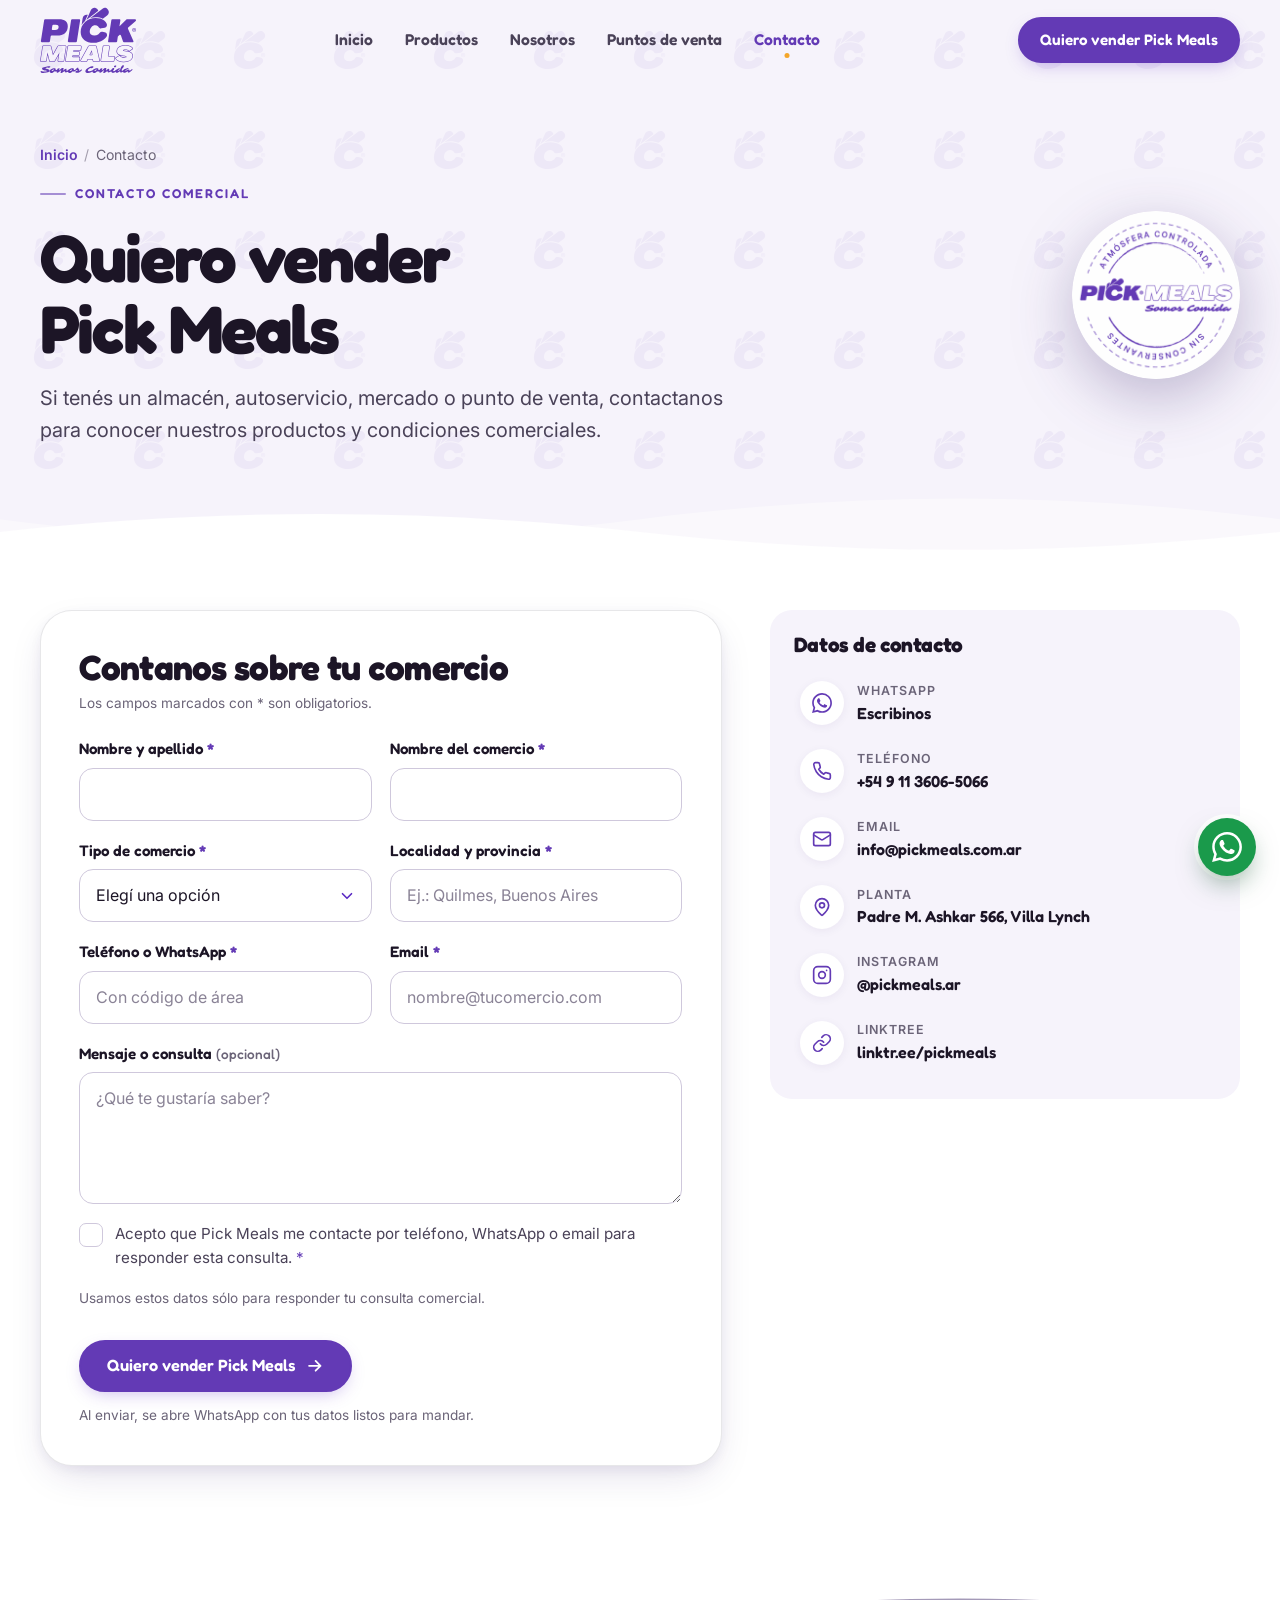
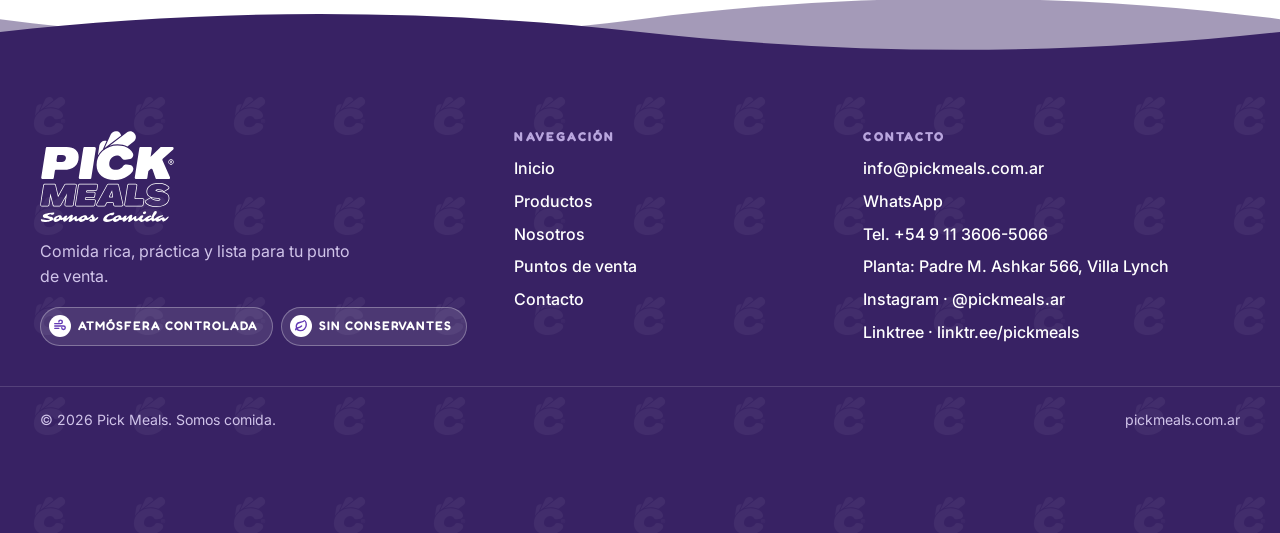
<file: contacto.html>
<!doctype html>
<html lang="es-AR" class="no-js">
<head>
  <meta charset="utf-8">
  <meta name="viewport" content="width=device-width, initial-scale=1">
  <script>document.documentElement.className = document.documentElement.className.replace("no-js", "js");</script>

  <title>Quiero vender Pick Meals — Contacto comercial</title>
  <meta name="description" content="¿Tenés un almacén, autoservicio, mercado o punto de venta? Contactanos para conocer los productos Pick Meals y sus condiciones comerciales.">
  <link rel="canonical" href="https://pickmeals.com.ar/contacto.html">
  <meta name="theme-color" content="#5B2BC4">
  <meta name="robots" content="index, follow">

  <!-- Open Graph / redes -->
  <meta property="og:type" content="website">
  <meta property="og:locale" content="es_AR">
  <meta property="og:site_name" content="Pick Meals">
  <meta property="og:title" content="Quiero vender Pick Meals — Contacto comercial">
  <meta property="og:description" content="¿Tenés un almacén, autoservicio, mercado o punto de venta? Contactanos para conocer los productos Pick Meals y sus condiciones comerciales.">
  <meta property="og:url" content="https://pickmeals.com.ar/contacto.html">
  <meta property="og:image" content="https://pickmeals.com.ar/assets/img/og-pickmeals.webp">
  <meta property="og:image:type" content="image/webp">
  <meta property="og:image:width" content="1200">
  <meta property="og:image:height" content="630">
  <meta property="og:image:alt" content="Pick Meals — Comida rica, práctica y lista para tu punto de venta. Somos comida.">
  <meta name="twitter:card" content="summary_large_image">
  <meta name="twitter:title" content="Quiero vender Pick Meals — Contacto comercial">
  <meta name="twitter:description" content="¿Tenés un almacén, autoservicio, mercado o punto de venta? Contactanos para conocer los productos Pick Meals y sus condiciones comerciales.">
  <meta name="twitter:image" content="https://pickmeals.com.ar/assets/img/og-pickmeals.webp">

  <link rel="icon" href="assets/img/favicon.svg" type="image/svg+xml">

  <link rel="preconnect" href="https://fonts.googleapis.com">
  <link rel="preconnect" href="https://fonts.gstatic.com" crossorigin>
  <link rel="stylesheet" href="https://fonts.googleapis.com/css2?family=Fredoka:wght@500;600;700&family=Inter:wght@400;500;600;700&family=Sarina&display=swap">

  <link rel="stylesheet" href="styles.css?v=20261021">

  <script type="application/ld+json">
  {
    "@context": "https://schema.org",
    "@graph": [
      {
        "@type": "Organization",
        "@id": "https://pickmeals.com.ar/#organization",
        "name": "Pick Meals",
        "alternateName": "PICK MEALS",
        "url": "https://pickmeals.com.ar/",
        "logo": "https://pickmeals.com.ar/assets/img/logo-pickmeals.svg",
        "slogan": "Somos comida",
        "description": "Elaboramos viandas pensadas para resolver las comidas de todos los días, combinando sabor, calidad y frescura, con tecnología de Atmósfera Controlada y sin conservantes artificiales. Productos para almacenes, autoservicios, mercados y puntos de venta.",
        "email": "info@pickmeals.com.ar",
        "telephone": "+5491136065066",
        "address": {
          "@type": "PostalAddress",
          "streetAddress": "Padre M. Ashkar 566",
          "addressLocality": "Villa Lynch",
          "addressRegion": "Buenos Aires",
          "addressCountry": "AR"
        },
        "sameAs": [
          "https://www.instagram.com/pickmeals.ar/",
          "https://linktr.ee/pickmeals"
        ],
        "contactPoint": {
          "@type": "ContactPoint",
          "contactType": "sales",
          "email": "info@pickmeals.com.ar",
          "telephone": "+5491136065066",
          "availableLanguage": "es"
        }
      },
      {
        "@type": "ContactPage",
        "@id": "https://pickmeals.com.ar/contacto.html#webpage",
        "url": "https://pickmeals.com.ar/contacto.html",
        "name": "Quiero vender Pick Meals — Contacto comercial",
        "isPartOf": { "@id": "https://pickmeals.com.ar/#website" },
        "about": { "@id": "https://pickmeals.com.ar/#organization" },
        "inLanguage": "es-AR",
        "breadcrumb": { "@id": "https://pickmeals.com.ar/contacto.html#breadcrumb" }
      },
      {
        "@type": "BreadcrumbList",
        "@id": "https://pickmeals.com.ar/contacto.html#breadcrumb",
        "itemListElement": [
          { "@type": "ListItem", "position": 1, "name": "Inicio", "item": "https://pickmeals.com.ar/" },
          { "@type": "ListItem", "position": 2, "name": "Contacto", "item": "https://pickmeals.com.ar/contacto.html" }
        ]
      }
    ]
  }
  </script>
</head>
<body>
  <a class="skip-link" href="#contenido">Saltar al contenido</a>

  <!-- ===================== HEADER ===================== -->
  <header class="site-header">
    <div class="container nav">
      <a class="brand" href="index.html" aria-label="Pick Meals — inicio">
        <img class="brand-logo" src="assets/img/logo-pickmeals.svg" alt="" width="720" height="490" decoding="async">
      </a>

      <nav aria-label="Principal">
        <ul class="nav-links" role="list">
          <li><a href="index.html">Inicio</a></li>
          <li><a href="productos.html">Productos</a></li>
          <li><a href="index.html#nosotros">Nosotros</a></li>
          <li><a href="index.html#puntos-de-venta">Puntos de venta</a></li>
          <li><a href="contacto.html" aria-current="page">Contacto</a></li>
        </ul>
      </nav>

      <a class="btn nav-cta" href="contacto.html">Quiero vender Pick Meals</a>

      <button class="nav-toggle" type="button" aria-expanded="false" aria-controls="menu-movil" aria-label="Abrir menú">
        <span class="nav-toggle-bars" aria-hidden="true"><span></span><span></span><span></span></span>
      </button>
    </div>
  </header>

  <div class="mobile-menu" id="menu-movil">
    <nav aria-label="Menú móvil">
      <ul role="list">
        <li><a class="mm-link" href="index.html">Inicio <svg viewBox="0 0 24 24" fill="none" stroke="currentColor" stroke-width="2" stroke-linecap="round" stroke-linejoin="round" aria-hidden="true"><path d="M5 12h14M13 6l6 6-6 6"/></svg></a></li>
        <li><a class="mm-link" href="productos.html">Productos <svg viewBox="0 0 24 24" fill="none" stroke="currentColor" stroke-width="2" stroke-linecap="round" stroke-linejoin="round" aria-hidden="true"><path d="M5 12h14M13 6l6 6-6 6"/></svg></a></li>
        <li><a class="mm-link" href="index.html#nosotros">Nosotros <svg viewBox="0 0 24 24" fill="none" stroke="currentColor" stroke-width="2" stroke-linecap="round" stroke-linejoin="round" aria-hidden="true"><path d="M5 12h14M13 6l6 6-6 6"/></svg></a></li>
        <li><a class="mm-link" href="index.html#puntos-de-venta">Puntos de venta <svg viewBox="0 0 24 24" fill="none" stroke="currentColor" stroke-width="2" stroke-linecap="round" stroke-linejoin="round" aria-hidden="true"><path d="M5 12h14M13 6l6 6-6 6"/></svg></a></li>
        <li><a class="mm-link" href="contacto.html" aria-current="page">Contacto <svg viewBox="0 0 24 24" fill="none" stroke="currentColor" stroke-width="2" stroke-linecap="round" stroke-linejoin="round" aria-hidden="true"><path d="M5 12h14M13 6l6 6-6 6"/></svg></a></li>
      </ul>
    </nav>
    <div class="mobile-menu-foot">
      <a class="btn" href="contacto.html">Quiero vender Pick Meals</a>
      <a class="btn btn--wa" href="contacto.html" data-wa><svg viewBox="0 0 24 24" fill="currentColor" aria-hidden="true"><path d="M17.47 14.38c-.3-.15-1.76-.87-2.03-.97-.27-.1-.47-.15-.67.15-.2.3-.77.97-.94 1.16-.17.2-.35.22-.64.07-.3-.15-1.26-.46-2.39-1.47-.88-.79-1.48-1.76-1.65-2.06-.17-.3-.02-.46.13-.6.13-.14.3-.35.45-.52.15-.17.2-.3.3-.5.1-.2.05-.37-.03-.52-.07-.15-.67-1.61-.92-2.21-.24-.58-.49-.5-.67-.51h-.57c-.2 0-.52.07-.79.37-.27.3-1.04 1.02-1.04 2.48s1.07 2.88 1.21 3.07c.15.2 2.1 3.2 5.08 4.49.71.31 1.26.49 1.7.63.71.22 1.36.19 1.87.12.57-.09 1.76-.72 2-1.41.25-.7.25-1.29.18-1.41-.08-.13-.27-.2-.57-.35zM12.05 21.78h-.01a9.87 9.87 0 0 1-5.03-1.38l-.36-.21-3.74.98 1-3.65-.24-.37a9.86 9.86 0 0 1-1.51-5.26C2.16 6.44 6.6 2 12.05 2c2.64 0 5.12 1.03 6.99 2.9a9.82 9.82 0 0 1 2.89 6.99c0 5.45-4.44 9.89-9.88 9.89zm8.41-18.3A11.82 11.82 0 0 0 12.05 0C5.5 0 .16 5.34.16 11.89c0 2.1.55 4.14 1.59 5.95L.06 24l6.3-1.65a11.88 11.88 0 0 0 5.68 1.45h.01c6.55 0 11.89-5.34 11.89-11.89 0-3.18-1.24-6.17-3.48-8.41z"/></svg>Escribinos por WhatsApp</a>
    </div>
  </div>

  <main id="contenido">

    <section class="page-hero" aria-labelledby="page-title">
      <div class="container page-hero-grid">
        <div class="page-hero-copy">
          <nav class="breadcrumb hero-in" aria-label="Ruta de navegación">
            <ol>
              <li><a href="index.html">Inicio</a></li>
              <li aria-current="page">Contacto</li>
            </ol>
          </nav>
          <p class="eyebrow hero-in" style="--d:1">Contacto comercial</p>
          <h1 class="page-title hero-in" id="page-title" style="--d:2">Quiero vender Pick Meals</h1>
          <p class="lead hero-in" style="--d:3">Si tenés un almacén, autoservicio, mercado o punto de venta, contactanos para conocer nuestros productos y condiciones comerciales.</p>
        </div>
        <div class="seal" aria-hidden="true">
            <img src="assets/img/logo-seal.png" alt="" loading="lazy" decoding="async">
          </div>
      </div>
    </section>

    <div class="wave wave--mist-white" aria-hidden="true">
      <svg class="wave-back" viewBox="0 0 2880 100" preserveAspectRatio="none"><path d="M0 46C240 76 480 76 720 46C960 16 1200 16 1440 46C1680 76 1920 76 2160 46C2400 16 2640 16 2880 46V100H0Z"/></svg>
      <svg class="wave-front" viewBox="0 0 2880 100" preserveAspectRatio="none"><path d="M0 60C240 34 480 34 720 60C960 86 1200 86 1440 60C1680 34 1920 34 2160 60C2400 86 2640 86 2880 60V100H0Z"/></svg>
  </div>

    <!-- ===================== FORMULARIO COMERCIAL ===================== -->
    <section class="section section--tight-top" id="formulario" aria-labelledby="form-title">
      <div class="container contact-grid">
        <div class="lead-card">
          <!-- PENDIENTE APROBACIÓN DEL CLIENTE: campos propuestos (nombre y apellido, comercio, tipo de comercio,
               localidad y provincia, teléfono/WhatsApp, email, mensaje opcional, conformidad para ser contactado),
               opciones del tipo de comercio y textos de privacidad/conformidad.
               Envío: se configura en lib/manifest.js → leads.endpoint (vacío = abre WhatsApp con los datos). -->
          <h2 class="h2" id="form-title" style="font-size:clamp(1.6rem,4vw,2.2rem)">Contanos sobre tu comercio</h2>
          <p class="field-hint" id="form-intro" style="margin:.4rem 0 1.4rem">Los campos marcados con <span class="req" aria-hidden="true">*</span><span class="sr-only">asterisco</span> son obligatorios.</p>

          <noscript><p class="demo-note">Para enviar el formulario necesitás tener JavaScript activado. También podés escribirnos a <a href="mailto:info@pickmeals.com.ar">info@pickmeals.com.ar</a>.</p></noscript>

          <form class="form-grid" data-lead-form method="post" novalidate aria-describedby="form-intro">
            <div class="field">
              <label for="f-nombre">Nombre y apellido <span class="req" aria-hidden="true">*</span></label>
              <input class="input" id="f-nombre" name="nombre" type="text" autocomplete="name" required maxlength="80" aria-describedby="err-nombre">
              <p class="field-error" id="err-nombre"></p>
            </div>

            <div class="field">
              <label for="f-comercio">Nombre del comercio <span class="req" aria-hidden="true">*</span></label>
              <input class="input" id="f-comercio" name="comercio" type="text" autocomplete="organization" required maxlength="100" aria-describedby="err-comercio">
              <p class="field-error" id="err-comercio"></p>
            </div>

            <div class="field">
              <label for="f-tipo">Tipo de comercio <span class="req" aria-hidden="true">*</span></label>
              <select class="input" id="f-tipo" name="tipo" required aria-describedby="err-tipo">
                <option value="">Elegí una opción</option>
                <option value="almacen">Almacén</option>
                <option value="autoservicio">Autoservicio</option>
                <option value="mercado">Mercado</option>
                <option value="dietetica">Dietética</option>
                <option value="kiosco">Kiosco</option>
                <option value="otro">Otro</option>
              </select>
              <p class="field-error" id="err-tipo"></p>
            </div>

            <div class="field">
              <label for="f-localidad">Localidad y provincia <span class="req" aria-hidden="true">*</span></label>
              <input class="input" id="f-localidad" name="localidad" type="text" autocomplete="address-level2" required maxlength="100" placeholder="Ej.: Quilmes, Buenos Aires" aria-describedby="err-localidad">
              <p class="field-error" id="err-localidad"></p>
            </div>

            <div class="field">
              <label for="f-telefono">Teléfono o WhatsApp <span class="req" aria-hidden="true">*</span></label>
              <input class="input" id="f-telefono" name="telefono" type="tel" inputmode="tel" autocomplete="tel" required maxlength="30" placeholder="Con código de área" aria-describedby="err-telefono">
              <p class="field-error" id="err-telefono"></p>
            </div>

            <div class="field">
              <label for="f-email">Email <span class="req" aria-hidden="true">*</span></label>
              <input class="input" id="f-email" name="email" type="email" inputmode="email" autocomplete="email" required maxlength="120" placeholder="nombre@tucomercio.com" aria-describedby="err-email">
              <p class="field-error" id="err-email"></p>
            </div>

            <div class="field field--full">
              <label for="f-mensaje">Mensaje o consulta <span class="opt">(opcional)</span></label>
              <textarea class="input" id="f-mensaje" name="mensaje" rows="4" maxlength="800" placeholder="¿Qué te gustaría saber?"></textarea>
            </div>

            <div class="hp-field" aria-hidden="true">
              <label for="f-website">No completar este campo</label>
              <input id="f-website" name="website" type="text" tabindex="-1" autocomplete="off">
            </div>

            <div class="field field--full">
              <div class="check">
                <input id="f-consentimiento" name="consentimiento" type="checkbox" required aria-describedby="err-consentimiento">
                <label for="f-consentimiento">Acepto que Pick Meals me contacte por teléfono, WhatsApp o email para responder esta consulta. <span class="req" aria-hidden="true">*</span></label>
              </div>
              <p class="field-error" id="err-consentimiento"></p>
            </div>

            <p class="form-privacy field--full">Usamos estos datos sólo para responder tu consulta comercial.</p>

            <div class="form-actions field--full">
              <p class="form-status" data-form-status role="alert"></p>
              <button class="btn" type="submit"><span class="spinner" aria-hidden="true"></span>Quiero vender Pick Meals <svg viewBox="0 0 24 24" fill="none" stroke="currentColor" stroke-width="2.2" stroke-linecap="round" stroke-linejoin="round" aria-hidden="true"><path d="M5 12h14M13 6l6 6-6 6"/></svg></button>
              <p class="field-hint" data-submit-hint>Al enviar, se abre WhatsApp con tus datos listos para mandar.</p>
            </div>
          </form>

          <div class="form-success" data-form-success hidden>
            <div class="success-icon" aria-hidden="true"><svg viewBox="0 0 24 24" fill="none" stroke="currentColor" stroke-width="2.6" stroke-linecap="round" stroke-linejoin="round"><path d="M5 12.5l4.5 4.5L19 7.5"/></svg></div>
            <h2 data-success-title tabindex="-1">¡Gracias!</h2>
            <p data-success-text></p>
            <div class="success-actions">
              <a class="btn btn--wa" data-success-wa href="contacto.html" target="_blank" rel="noopener"><svg viewBox="0 0 24 24" fill="currentColor" aria-hidden="true"><path d="M17.47 14.38c-.3-.15-1.76-.87-2.03-.97-.27-.1-.47-.15-.67.15-.2.3-.77.97-.94 1.16-.17.2-.35.22-.64.07-.3-.15-1.26-.46-2.39-1.47-.88-.79-1.48-1.76-1.65-2.06-.17-.3-.02-.46.13-.6.13-.14.3-.35.45-.52.15-.17.2-.3.3-.5.1-.2.05-.37-.03-.52-.07-.15-.67-1.61-.92-2.21-.24-.58-.49-.5-.67-.51h-.57c-.2 0-.52.07-.79.37-.27.3-1.04 1.02-1.04 2.48s1.07 2.88 1.21 3.07c.15.2 2.1 3.2 5.08 4.49.71.31 1.26.49 1.7.63.71.22 1.36.19 1.87.12.57-.09 1.76-.72 2-1.41.25-.7.25-1.29.18-1.41-.08-.13-.27-.2-.57-.35zM12.05 21.78h-.01a9.87 9.87 0 0 1-5.03-1.38l-.36-.21-3.74.98 1-3.65-.24-.37a9.86 9.86 0 0 1-1.51-5.26C2.16 6.44 6.6 2 12.05 2c2.64 0 5.12 1.03 6.99 2.9a9.82 9.82 0 0 1 2.89 6.99c0 5.45-4.44 9.89-9.88 9.89zm8.41-18.3A11.82 11.82 0 0 0 12.05 0C5.5 0 .16 5.34.16 11.89c0 2.1.55 4.14 1.59 5.95L.06 24l6.3-1.65a11.88 11.88 0 0 0 5.68 1.45h.01c6.55 0 11.89-5.34 11.89-11.89 0-3.18-1.24-6.17-3.48-8.41z"/></svg>Abrir WhatsApp</a>
              <a class="btn btn--ghost" data-success-mail href="mailto:info@pickmeals.com.ar">Enviar por email</a>
            </div>
            <button class="link-btn" type="button" data-success-reset>Cargar otra consulta</button>
          </div>
        </div>

        <aside class="contact-aside" aria-label="Datos de contacto" data-reveal style="--d:1">
          <div class="contact-card">
            <h2>Datos de contacto</h2>
            <ul class="contact-list" role="list">
              <li><a href="contacto.html" data-wa><span class="ci-icon" aria-hidden="true"><svg viewBox="0 0 24 24" fill="currentColor"><path d="M17.47 14.38c-.3-.15-1.76-.87-2.03-.97-.27-.1-.47-.15-.67.15-.2.3-.77.97-.94 1.16-.17.2-.35.22-.64.07-.3-.15-1.26-.46-2.39-1.47-.88-.79-1.48-1.76-1.65-2.06-.17-.3-.02-.46.13-.6.13-.14.3-.35.45-.52.15-.17.2-.3.3-.5.1-.2.05-.37-.03-.52-.07-.15-.67-1.61-.92-2.21-.24-.58-.49-.5-.67-.51h-.57c-.2 0-.52.07-.79.37-.27.3-1.04 1.02-1.04 2.48s1.07 2.88 1.21 3.07c.15.2 2.1 3.2 5.08 4.49.71.31 1.26.49 1.7.63.71.22 1.36.19 1.87.12.57-.09 1.76-.72 2-1.41.25-.7.25-1.29.18-1.41-.08-.13-.27-.2-.57-.35zM12.05 21.78h-.01a9.87 9.87 0 0 1-5.03-1.38l-.36-.21-3.74.98 1-3.65-.24-.37a9.86 9.86 0 0 1-1.51-5.26C2.16 6.44 6.6 2 12.05 2c2.64 0 5.12 1.03 6.99 2.9a9.82 9.82 0 0 1 2.89 6.99c0 5.45-4.44 9.89-9.88 9.89zm8.41-18.3A11.82 11.82 0 0 0 12.05 0C5.5 0 .16 5.34.16 11.89c0 2.1.55 4.14 1.59 5.95L.06 24l6.3-1.65a11.88 11.88 0 0 0 5.68 1.45h.01c6.55 0 11.89-5.34 11.89-11.89 0-3.18-1.24-6.17-3.48-8.41z"/></svg></span><span><span class="ci-label">WhatsApp</span><span class="ci-value">Escribinos</span></span></a></li>
              <li data-phone hidden><a href="contacto.html"><span class="ci-icon" aria-hidden="true"><svg viewBox="0 0 24 24" fill="none" stroke="currentColor" stroke-width="2" stroke-linecap="round" stroke-linejoin="round"><path d="M22 16.92v3a2 2 0 0 1-2.18 2 19.79 19.79 0 0 1-8.63-3.07 19.5 19.5 0 0 1-6-6 19.79 19.79 0 0 1-3.07-8.67A2 2 0 0 1 4.11 2h3a2 2 0 0 1 2 1.72c.13.96.36 1.9.7 2.81a2 2 0 0 1-.45 2.11L8.09 9.91a16 16 0 0 0 6 6l1.27-1.27a2 2 0 0 1 2.11-.45c.91.34 1.85.57 2.81.7A2 2 0 0 1 22 16.92z"/></svg></span><span><span class="ci-label">Teléfono</span><span class="ci-value" data-phone-value></span></span></a></li>
              <li><a href="mailto:info@pickmeals.com.ar"><span class="ci-icon" aria-hidden="true"><svg viewBox="0 0 24 24" fill="none" stroke="currentColor" stroke-width="2" stroke-linecap="round" stroke-linejoin="round"><rect x="2" y="4" width="20" height="16" rx="2"/><path d="m22 7-8.97 5.7a1.94 1.94 0 0 1-2.06 0L2 7"/></svg></span><span><span class="ci-label">Email</span><span class="ci-value">info@pickmeals.com.ar</span></span></a></li>
              <li><a href="https://maps.google.com/?q=Padre+M.+Ashkar+566,+Villa+Lynch,+Buenos+Aires" target="_blank" rel="noopener"><span class="ci-icon" aria-hidden="true"><svg viewBox="0 0 24 24" fill="none" stroke="currentColor" stroke-width="2" stroke-linecap="round" stroke-linejoin="round"><path d="M20 10c0 4.99-5.54 10.19-7.4 11.8a1 1 0 0 1-1.2 0C9.54 20.19 4 14.99 4 10a8 8 0 0 1 16 0"/><circle cx="12" cy="10" r="3"/></svg></span><span><span class="ci-label">Planta</span><span class="ci-value">Padre M. Ashkar 566, Villa Lynch</span></span></a></li>
              <li><a href="https://www.instagram.com/pickmeals.ar/" target="_blank" rel="noopener"><span class="ci-icon" aria-hidden="true"><svg viewBox="0 0 24 24" fill="none" stroke="currentColor" stroke-width="2" stroke-linecap="round" stroke-linejoin="round"><rect x="2" y="2" width="20" height="20" rx="5"/><circle cx="12" cy="12" r="4"/><path d="M17.5 6.5h.01"/></svg></span><span><span class="ci-label">Instagram</span><span class="ci-value">@pickmeals.ar</span></span></a></li>
              <li><a href="https://linktr.ee/pickmeals" target="_blank" rel="noopener"><span class="ci-icon" aria-hidden="true"><svg viewBox="0 0 24 24" fill="none" stroke="currentColor" stroke-width="2" stroke-linecap="round" stroke-linejoin="round"><path d="M10 13a5 5 0 0 0 7.54.54l3-3a5 5 0 0 0-7.07-7.07l-1.72 1.71"/><path d="M14 11a5 5 0 0 0-7.54-.54l-3 3a5 5 0 0 0 7.07 7.07l1.71-1.71"/></svg></span><span><span class="ci-label">Linktree</span><span class="ci-value">linktr.ee/pickmeals</span></span></a></li>
              <!-- PENDIENTE: URL real de LinkedIn → sumar un <li> con el mismo formato -->
            </ul>
          </div>
        </aside>
      </div>
    </section>

  </main>

  <div class="wave wave--white-deep" aria-hidden="true">
    <svg class="wave-back" viewBox="0 0 2880 100" preserveAspectRatio="none"><path d="M0 46C240 76 480 76 720 46C960 16 1200 16 1440 46C1680 76 1920 76 2160 46C2400 16 2640 16 2880 46V100H0Z"/></svg>
    <svg class="wave-front" viewBox="0 0 2880 100" preserveAspectRatio="none"><path d="M0 60C240 34 480 34 720 60C960 86 1200 86 1440 60C1680 34 1920 34 2160 60C2400 86 2640 86 2880 60V100H0Z"/></svg>
  </div>

  <!-- ===================== 7. FOOTER ===================== -->
  <footer class="site-footer">
    <div class="container footer-grid">
      <div class="footer-brand">
        <a class="brand" href="index.html" aria-label="Pick Meals — inicio">
          <img class="brand-logo" src="assets/img/logo-pickmeals-blanco.svg" alt="" width="720" height="490" decoding="async">
        </a>
        <p>Comida rica, práctica y lista para tu punto de venta.</p>
        <ul class="seal-pills" role="list" aria-label="Diferenciales de Pick Meals">
          <li class="seal-pill"><svg viewBox="0 0 24 24" fill="none" stroke="currentColor" stroke-width="2.4" stroke-linecap="round" aria-hidden="true"><path d="M3 8h10a3 3 0 1 0-3-3"/><path d="M3 12h15a3 3 0 1 1-3 3"/><path d="M3 16h7"/></svg>Atmósfera Controlada</li>
          <li class="seal-pill"><svg viewBox="0 0 24 24" fill="none" stroke="currentColor" stroke-width="2.4" stroke-linecap="round" stroke-linejoin="round" aria-hidden="true"><path d="M11 20A7 7 0 0 1 9.8 6.1C15.5 5 17 4.48 19 2c1 2 2 4.18 2 8 0 5.5-4.78 10-10 10Z"/><path d="M2 21c0-3 1.85-5.36 5.08-6C9.5 14.52 12 13 13 12"/></svg>Sin conservantes</li>
        </ul>
      </div>

      <nav class="footer-col" aria-label="Pie de página">
        <h2>Navegación</h2>
        <ul role="list">
          <li><a href="index.html">Inicio</a></li>
          <li><a href="productos.html">Productos</a></li>
          <li><a href="index.html#nosotros">Nosotros</a></li>
          <li><a href="index.html#puntos-de-venta">Puntos de venta</a></li>
          <li><a href="contacto.html">Contacto</a></li>
        </ul>
      </nav>

      <div class="footer-col">
        <h2>Contacto</h2>
        <ul role="list">
          <li><a href="mailto:info@pickmeals.com.ar">info@pickmeals.com.ar</a></li>
          <li><a href="contacto.html" data-wa>WhatsApp</a></li>
          <li data-phone hidden><a href="contacto.html">Tel. <span data-phone-value></span></a></li>
          <li><a href="https://maps.google.com/?q=Padre+M.+Ashkar+566,+Villa+Lynch,+Buenos+Aires" target="_blank" rel="noopener">Planta: Padre M. Ashkar 566, Villa Lynch</a></li>
          <li><a href="https://www.instagram.com/pickmeals.ar/" target="_blank" rel="noopener">Instagram · @pickmeals.ar</a></li>
          <li><a href="https://linktr.ee/pickmeals" target="_blank" rel="noopener">Linktree · linktr.ee/pickmeals</a></li>
          <!-- PENDIENTE: URL real de LinkedIn → <li><a href="URL" target="_blank" rel="noopener">LinkedIn</a></li> -->
        </ul>
      </div>
    </div>
    <div class="container footer-bottom">
      <p>© <span data-year>2026</span> Pick Meals. Somos comida.</p>
      <p>pickmeals.com.ar</p>
    </div>
  </footer>

  <a class="wa-float" href="contacto.html" data-wa aria-label="Escribinos por WhatsApp">
    <span class="wa-float-label" aria-hidden="true">¿Consultas? Escribinos</span>
    <svg viewBox="0 0 24 24" fill="currentColor" aria-hidden="true"><path d="M17.47 14.38c-.3-.15-1.76-.87-2.03-.97-.27-.1-.47-.15-.67.15-.2.3-.77.97-.94 1.16-.17.2-.35.22-.64.07-.3-.15-1.26-.46-2.39-1.47-.88-.79-1.48-1.76-1.65-2.06-.17-.3-.02-.46.13-.6.13-.14.3-.35.45-.52.15-.17.2-.3.3-.5.1-.2.05-.37-.03-.52-.07-.15-.67-1.61-.92-2.21-.24-.58-.49-.5-.67-.51h-.57c-.2 0-.52.07-.79.37-.27.3-1.04 1.02-1.04 2.48s1.07 2.88 1.21 3.07c.15.2 2.1 3.2 5.08 4.49.71.31 1.26.49 1.7.63.71.22 1.36.19 1.87.12.57-.09 1.76-.72 2-1.41.25-.7.25-1.29.18-1.41-.08-.13-.27-.2-.57-.35zM12.05 21.78h-.01a9.87 9.87 0 0 1-5.03-1.38l-.36-.21-3.74.98 1-3.65-.24-.37a9.86 9.86 0 0 1-1.51-5.26C2.16 6.44 6.6 2 12.05 2c2.64 0 5.12 1.03 6.99 2.9a9.82 9.82 0 0 1 2.89 6.99c0 5.45-4.44 9.89-9.88 9.89zm8.41-18.3A11.82 11.82 0 0 0 12.05 0C5.5 0 .16 5.34.16 11.89c0 2.1.55 4.14 1.59 5.95L.06 24l6.3-1.65a11.88 11.88 0 0 0 5.68 1.45h.01c6.55 0 11.89-5.34 11.89-11.89 0-3.18-1.24-6.17-3.48-8.41z"/></svg>
  </a>

  <script defer src="lib/manifest.js?v=20261020"></script>
  <script defer src="main.js?v=20261020"></script>
</body>
</html>
</file>
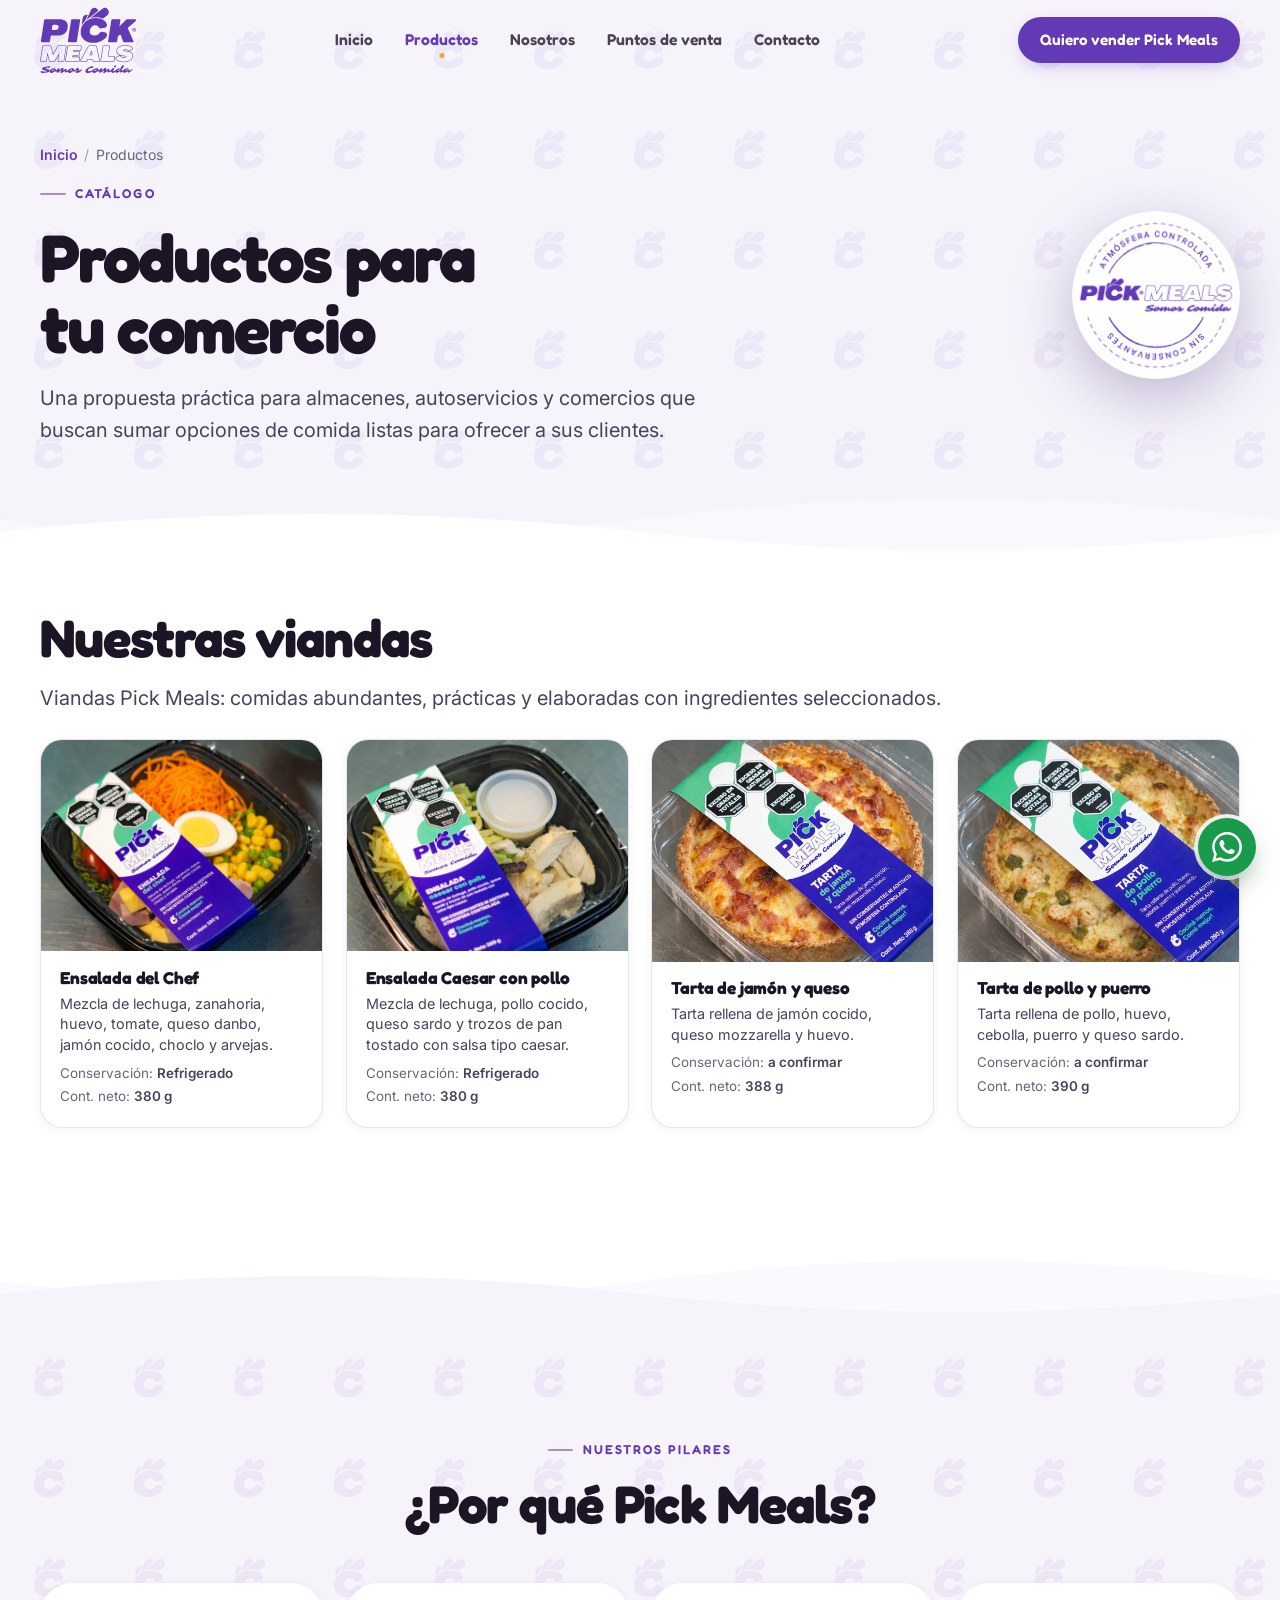
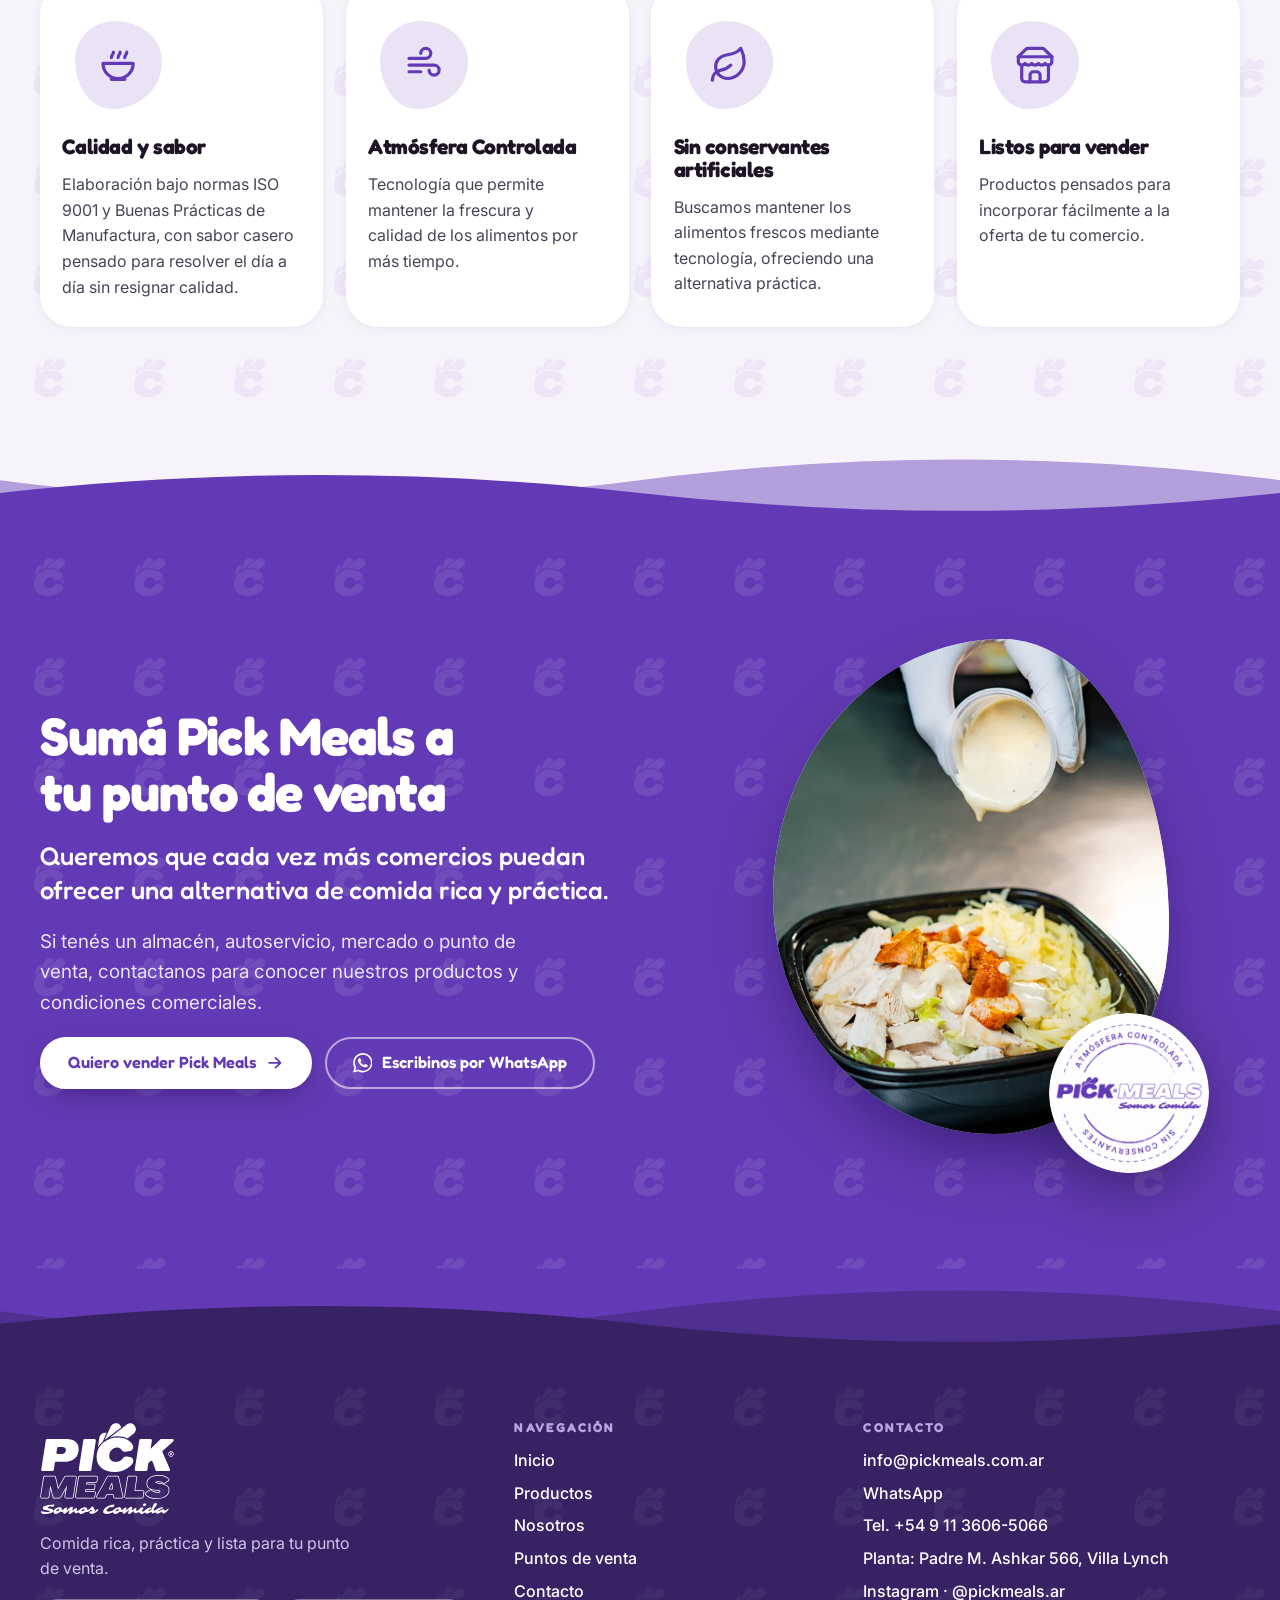
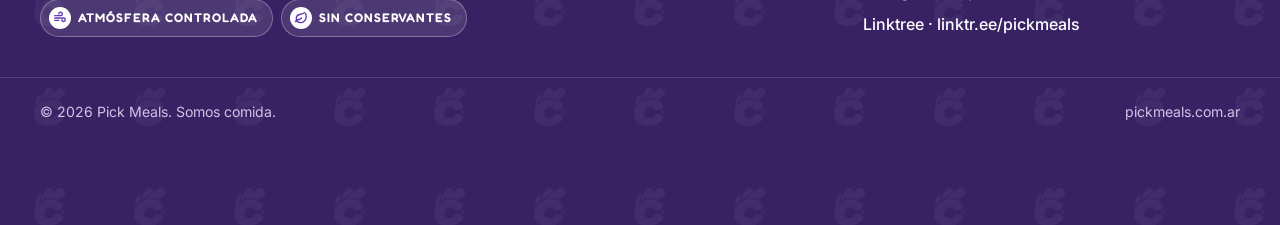
<file: productos.html>
<!doctype html>
<html lang="es-AR" class="no-js">
<head>
  <meta charset="utf-8">
  <meta name="viewport" content="width=device-width, initial-scale=1">
  <script>document.documentElement.className = document.documentElement.className.replace("no-js", "js");</script>

  <title>Productos para tu comercio — Viandas Pick Meals</title>
  <meta name="description" content="Catálogo de viandas Pick Meals para almacenes, autoservicios y comercios: comidas abundantes, prácticas y elaboradas con ingredientes seleccionados.">
  <link rel="canonical" href="https://pickmeals.com.ar/productos.html">
  <meta name="theme-color" content="#5B2BC4">
  <meta name="robots" content="index, follow">

  <!-- Open Graph / redes -->
  <meta property="og:type" content="website">
  <meta property="og:locale" content="es_AR">
  <meta property="og:site_name" content="Pick Meals">
  <meta property="og:title" content="Productos para tu comercio — Viandas Pick Meals">
  <meta property="og:description" content="Catálogo de viandas Pick Meals para almacenes, autoservicios y comercios: comidas abundantes, prácticas y elaboradas con ingredientes seleccionados.">
  <meta property="og:url" content="https://pickmeals.com.ar/productos.html">
  <meta property="og:image" content="https://pickmeals.com.ar/assets/img/og-pickmeals.webp">
  <meta property="og:image:type" content="image/webp">
  <meta property="og:image:width" content="1200">
  <meta property="og:image:height" content="630">
  <meta property="og:image:alt" content="Pick Meals — Comida rica, práctica y lista para tu punto de venta. Somos comida.">
  <meta name="twitter:card" content="summary_large_image">
  <meta name="twitter:title" content="Productos para tu comercio — Viandas Pick Meals">
  <meta name="twitter:description" content="Catálogo de viandas Pick Meals para almacenes, autoservicios y comercios: comidas abundantes, prácticas y elaboradas con ingredientes seleccionados.">
  <meta name="twitter:image" content="https://pickmeals.com.ar/assets/img/og-pickmeals.webp">

  <link rel="icon" href="assets/img/favicon.svg" type="image/svg+xml">

  <link rel="preconnect" href="https://fonts.googleapis.com">
  <link rel="preconnect" href="https://fonts.gstatic.com" crossorigin>
  <link rel="stylesheet" href="https://fonts.googleapis.com/css2?family=Fredoka:wght@500;600;700&family=Inter:wght@400;500;600;700&family=Sarina&display=swap">

  <link rel="stylesheet" href="styles.css?v=20261021">

  <script type="application/ld+json">
  {
    "@context": "https://schema.org",
    "@graph": [
      {
        "@type": "Organization",
        "@id": "https://pickmeals.com.ar/#organization",
        "name": "Pick Meals",
        "alternateName": "PICK MEALS",
        "url": "https://pickmeals.com.ar/",
        "logo": "https://pickmeals.com.ar/assets/img/logo-pickmeals.svg",
        "slogan": "Somos comida",
        "description": "Elaboramos viandas pensadas para resolver las comidas de todos los días, combinando sabor, calidad y frescura, con tecnología de Atmósfera Controlada y sin conservantes artificiales. Productos para almacenes, autoservicios, mercados y puntos de venta.",
        "email": "info@pickmeals.com.ar",
        "telephone": "+5491136065066",
        "address": {
          "@type": "PostalAddress",
          "streetAddress": "Padre M. Ashkar 566",
          "addressLocality": "Villa Lynch",
          "addressRegion": "Buenos Aires",
          "addressCountry": "AR"
        },
        "sameAs": [
          "https://www.instagram.com/pickmeals.ar/",
          "https://linktr.ee/pickmeals"
        ],
        "contactPoint": {
          "@type": "ContactPoint",
          "contactType": "sales",
          "email": "info@pickmeals.com.ar",
          "telephone": "+5491136065066",
          "availableLanguage": "es"
        }
      },
      {
        "@type": "CollectionPage",
        "@id": "https://pickmeals.com.ar/productos.html#webpage",
        "url": "https://pickmeals.com.ar/productos.html",
        "name": "Productos para tu comercio — Viandas Pick Meals",
        "isPartOf": { "@id": "https://pickmeals.com.ar/#website" },
        "about": { "@id": "https://pickmeals.com.ar/#organization" },
        "inLanguage": "es-AR",
        "breadcrumb": { "@id": "https://pickmeals.com.ar/productos.html#breadcrumb" }
      },
      {
        "@type": "BreadcrumbList",
        "@id": "https://pickmeals.com.ar/productos.html#breadcrumb",
        "itemListElement": [
          { "@type": "ListItem", "position": 1, "name": "Inicio", "item": "https://pickmeals.com.ar/" },
          { "@type": "ListItem", "position": 2, "name": "Productos", "item": "https://pickmeals.com.ar/productos.html" }
        ]
      }
    ]
  }
  </script>
</head>
<body>
  <a class="skip-link" href="#contenido">Saltar al contenido</a>

  <!-- ===================== HEADER ===================== -->
  <header class="site-header">
    <div class="container nav">
      <a class="brand" href="index.html" aria-label="Pick Meals — inicio">
        <img class="brand-logo" src="assets/img/logo-pickmeals.svg" alt="" width="720" height="490" decoding="async">
      </a>

      <nav aria-label="Principal">
        <ul class="nav-links" role="list">
          <li><a href="index.html">Inicio</a></li>
          <li><a href="productos.html" aria-current="page">Productos</a></li>
          <li><a href="index.html#nosotros">Nosotros</a></li>
          <li><a href="index.html#puntos-de-venta">Puntos de venta</a></li>
          <li><a href="contacto.html">Contacto</a></li>
        </ul>
      </nav>

      <a class="btn nav-cta" href="contacto.html">Quiero vender Pick Meals</a>

      <button class="nav-toggle" type="button" aria-expanded="false" aria-controls="menu-movil" aria-label="Abrir menú">
        <span class="nav-toggle-bars" aria-hidden="true"><span></span><span></span><span></span></span>
      </button>
    </div>
  </header>

  <div class="mobile-menu" id="menu-movil">
    <nav aria-label="Menú móvil">
      <ul role="list">
        <li><a class="mm-link" href="index.html">Inicio <svg viewBox="0 0 24 24" fill="none" stroke="currentColor" stroke-width="2" stroke-linecap="round" stroke-linejoin="round" aria-hidden="true"><path d="M5 12h14M13 6l6 6-6 6"/></svg></a></li>
        <li><a class="mm-link" href="productos.html" aria-current="page">Productos <svg viewBox="0 0 24 24" fill="none" stroke="currentColor" stroke-width="2" stroke-linecap="round" stroke-linejoin="round" aria-hidden="true"><path d="M5 12h14M13 6l6 6-6 6"/></svg></a></li>
        <li><a class="mm-link" href="index.html#nosotros">Nosotros <svg viewBox="0 0 24 24" fill="none" stroke="currentColor" stroke-width="2" stroke-linecap="round" stroke-linejoin="round" aria-hidden="true"><path d="M5 12h14M13 6l6 6-6 6"/></svg></a></li>
        <li><a class="mm-link" href="index.html#puntos-de-venta">Puntos de venta <svg viewBox="0 0 24 24" fill="none" stroke="currentColor" stroke-width="2" stroke-linecap="round" stroke-linejoin="round" aria-hidden="true"><path d="M5 12h14M13 6l6 6-6 6"/></svg></a></li>
        <li><a class="mm-link" href="contacto.html">Contacto <svg viewBox="0 0 24 24" fill="none" stroke="currentColor" stroke-width="2" stroke-linecap="round" stroke-linejoin="round" aria-hidden="true"><path d="M5 12h14M13 6l6 6-6 6"/></svg></a></li>
      </ul>
    </nav>
    <div class="mobile-menu-foot">
      <a class="btn" href="contacto.html">Quiero vender Pick Meals</a>
      <a class="btn btn--wa" href="contacto.html" data-wa><svg viewBox="0 0 24 24" fill="currentColor" aria-hidden="true"><path d="M17.47 14.38c-.3-.15-1.76-.87-2.03-.97-.27-.1-.47-.15-.67.15-.2.3-.77.97-.94 1.16-.17.2-.35.22-.64.07-.3-.15-1.26-.46-2.39-1.47-.88-.79-1.48-1.76-1.65-2.06-.17-.3-.02-.46.13-.6.13-.14.3-.35.45-.52.15-.17.2-.3.3-.5.1-.2.05-.37-.03-.52-.07-.15-.67-1.61-.92-2.21-.24-.58-.49-.5-.67-.51h-.57c-.2 0-.52.07-.79.37-.27.3-1.04 1.02-1.04 2.48s1.07 2.88 1.21 3.07c.15.2 2.1 3.2 5.08 4.49.71.31 1.26.49 1.7.63.71.22 1.36.19 1.87.12.57-.09 1.76-.72 2-1.41.25-.7.25-1.29.18-1.41-.08-.13-.27-.2-.57-.35zM12.05 21.78h-.01a9.87 9.87 0 0 1-5.03-1.38l-.36-.21-3.74.98 1-3.65-.24-.37a9.86 9.86 0 0 1-1.51-5.26C2.16 6.44 6.6 2 12.05 2c2.64 0 5.12 1.03 6.99 2.9a9.82 9.82 0 0 1 2.89 6.99c0 5.45-4.44 9.89-9.88 9.89zm8.41-18.3A11.82 11.82 0 0 0 12.05 0C5.5 0 .16 5.34.16 11.89c0 2.1.55 4.14 1.59 5.95L.06 24l6.3-1.65a11.88 11.88 0 0 0 5.68 1.45h.01c6.55 0 11.89-5.34 11.89-11.89 0-3.18-1.24-6.17-3.48-8.41z"/></svg>Escribinos por WhatsApp</a>
    </div>
  </div>

  <main id="contenido">

    <section class="page-hero" aria-labelledby="page-title">
      <div class="container page-hero-grid">
        <div class="page-hero-copy">
          <nav class="breadcrumb hero-in" aria-label="Ruta de navegación">
            <ol>
              <li><a href="index.html">Inicio</a></li>
              <li aria-current="page">Productos</li>
            </ol>
          </nav>
          <p class="eyebrow hero-in" style="--d:1">Catálogo</p>
          <h1 class="page-title hero-in" id="page-title" style="--d:2">Productos para tu comercio</h1>
          <p class="lead hero-in" style="--d:3">Una propuesta práctica para almacenes, autoservicios y comercios que buscan sumar opciones de comida listas para ofrecer a sus clientes.</p>
        </div>
        <div class="seal" aria-hidden="true">
            <img src="assets/img/logo-seal.png" alt="" loading="lazy" decoding="async">
          </div>
      </div>
    </section>

    <div class="wave wave--mist-white" aria-hidden="true">
      <svg class="wave-back" viewBox="0 0 2880 100" preserveAspectRatio="none"><path d="M0 46C240 76 480 76 720 46C960 16 1200 16 1440 46C1680 76 1920 76 2160 46C2400 16 2640 16 2880 46V100H0Z"/></svg>
      <svg class="wave-front" viewBox="0 0 2880 100" preserveAspectRatio="none"><path d="M0 60C240 34 480 34 720 60C960 86 1200 86 1440 60C1680 34 1920 34 2160 60C2400 86 2640 86 2880 60V100H0Z"/></svg>
  </div>

    <!-- ===================== CATÁLOGO ===================== -->
    <section class="section section--tight-top" id="catalogo" aria-labelledby="catalogo-title">
      <div class="container">
        <div class="catalog-bar" data-reveal>
          <h2 class="h2" id="catalogo-title">Nuestras viandas</h2>
          <p class="lead">Viandas Pick Meals: comidas abundantes, prácticas y elaboradas con ingredientes seleccionados.</p>
        </div>

        <!-- Catálogo: 4 productos, los 4 ya reales. -->
        <ul class="products-grid products-grid--catalog" role="list">
          <li class="product-card" data-reveal style="--d:0">
            <figure class="product-media"><img src="assets/img/vianda-ensalada-chef.webp" alt="Ensalada del Chef Pick Meals" width="1200" height="900" loading="lazy" decoding="async"></figure>
            <div class="product-body">
              <h3>Ensalada del Chef</h3>
              <p>Mezcla de lechuga, zanahoria, huevo, tomate, queso danbo, jamón cocido, choclo y arvejas.</p>
              <ul class="product-meta" role="list">
                <li>Conservación: <strong>Refrigerado</strong></li>
                <li>Cont. neto: <strong>380 g</strong></li>
              </ul>            </div>
          </li>
          <li class="product-card" data-reveal style="--d:1">
            <figure class="product-media"><img src="assets/img/vianda-ensalada-caesar.webp" alt="Ensalada Caesar con pollo Pick Meals" width="1200" height="900" loading="lazy" decoding="async"></figure>
            <div class="product-body">
              <h3>Ensalada Caesar con pollo</h3>
              <p>Mezcla de lechuga, pollo cocido, queso sardo y trozos de pan tostado con salsa tipo caesar.</p>
              <ul class="product-meta" role="list">
                <li>Conservación: <strong>Refrigerado</strong></li>
                <li>Cont. neto: <strong>380 g</strong></li>
              </ul>            </div>
          </li>
          <li class="product-card" data-reveal style="--d:2">
            <figure class="product-media"><img src="assets/img/vianda-jamon-queso.webp" alt="Tarta de jamón y queso Pick Meals" width="1024" height="1536" loading="lazy" decoding="async"></figure>
            <div class="product-body">
              <h3>Tarta de jamón y queso</h3>
              <p>Tarta rellena de jamón cocido, queso mozzarella y huevo.</p>
              <ul class="product-meta" role="list">
                <li>Conservación: <strong>a confirmar</strong></li>
                <li>Cont. neto: <strong>388 g</strong></li>
              </ul>            </div>
          </li>
          <li class="product-card" data-reveal style="--d:3">
            <figure class="product-media"><img src="assets/img/vianda-pollo-puerro.webp" alt="Tarta de pollo y puerro Pick Meals" width="1024" height="1536" loading="lazy" decoding="async"></figure>
            <div class="product-body">
              <h3>Tarta de pollo y puerro</h3>
              <p>Tarta rellena de pollo, huevo, cebolla, puerro y queso sardo.</p>
              <ul class="product-meta" role="list">
                <li>Conservación: <strong>a confirmar</strong></li>
                <li>Cont. neto: <strong>390 g</strong></li>
              </ul>            </div>
          </li>
        </ul>
      </div>
    </section>

    <div class="wave wave--white-mist" aria-hidden="true">
      <svg class="wave-back" viewBox="0 0 2880 100" preserveAspectRatio="none"><path d="M0 46C240 76 480 76 720 46C960 16 1200 16 1440 46C1680 76 1920 76 2160 46C2400 16 2640 16 2880 46V100H0Z"/></svg>
      <svg class="wave-front" viewBox="0 0 2880 100" preserveAspectRatio="none"><path d="M0 60C240 34 480 34 720 60C960 86 1200 86 1440 60C1680 34 1920 34 2160 60C2400 86 2640 86 2880 60V100H0Z"/></svg>
  </div>

    <!-- ===================== 3. ¿POR QUÉ PICK MEALS? ===================== -->
    <section class="section section--mist section--pattern" id="por-que" aria-labelledby="porque-title">
      <div class="container">
        <div class="section-head section-head--center" data-reveal>
          <p class="eyebrow">Nuestros pilares</p>
          <h2 class="h2" id="porque-title">¿Por qué Pick Meals?</h2>
        </div>

        <ul class="pillars" role="list">
          <li class="pillar" data-reveal>
            <div class="pillar-icon" aria-hidden="true">
              <span class="blob-shape"><svg viewBox="0 0 24 24" fill="none" stroke="currentColor" stroke-width="1.9" stroke-linecap="round" stroke-linejoin="round"><path d="M3 11h18a9 9 0 0 1-18 0Z"/><path d="M8 20.5h8"/><path d="M8 7.5c0-1.6 1.2-1.6 1.2-3.2M12 7.5c0-1.6 1.2-1.6 1.2-3.2M16 7.5c0-1.6 1.2-1.6 1.2-3.2"/></svg></span>
            </div>
            <h3>Calidad y sabor</h3>
            <p>Elaboración bajo normas ISO 9001 y Buenas Prácticas de Manufactura, con sabor casero pensado para resolver el día a día sin resignar calidad.</p>
          </li>
          <li class="pillar" data-reveal style="--d:1">
            <div class="pillar-icon" aria-hidden="true">
              <span class="blob-shape"><svg viewBox="0 0 24 24" fill="none" stroke="currentColor" stroke-width="1.9" stroke-linecap="round"><path d="M3 8h10a3 3 0 1 0-3-3"/><path d="M3 12h15a3 3 0 1 1-3 3"/><path d="M3 16h7"/></svg></span>
            </div>
            <h3>Atmósfera Controlada</h3>
            <p>Tecnología que permite mantener la frescura y calidad de los alimentos por más tiempo.</p>
          </li>
          <li class="pillar" data-reveal style="--d:2">
            <div class="pillar-icon" aria-hidden="true">
              <span class="blob-shape"><svg viewBox="0 0 24 24" fill="none" stroke="currentColor" stroke-width="1.9" stroke-linecap="round" stroke-linejoin="round"><path d="M11 20A7 7 0 0 1 9.8 6.1C15.5 5 17 4.48 19 2c1 2 2 4.18 2 8 0 5.5-4.78 10-10 10Z"/><path d="M2 21c0-3 1.85-5.36 5.08-6C9.5 14.52 12 13 13 12"/></svg></span>
            </div>
            <h3>Sin conservantes artificiales</h3>
            <p>Buscamos mantener los alimentos frescos mediante tecnología, ofreciendo una alternativa práctica.</p>
          </li>
          <li class="pillar" data-reveal style="--d:3">
            <div class="pillar-icon" aria-hidden="true">
              <span class="blob-shape"><svg viewBox="0 0 24 24" fill="none" stroke="currentColor" stroke-width="1.9" stroke-linecap="round" stroke-linejoin="round"><path d="m2 7 4.41-4.41A2 2 0 0 1 7.83 2h8.34a2 2 0 0 1 1.42.59L22 7"/><path d="M4 12v8a2 2 0 0 0 2 2h12a2 2 0 0 0 2-2v-8"/><path d="M15 22v-4a2 2 0 0 0-2-2h-2a2 2 0 0 0-2 2v4"/><path d="M2 7h20"/><path d="M22 7v3a2 2 0 0 1-2 2 2.7 2.7 0 0 1-2-1 2.7 2.7 0 0 1-2 1 2.7 2.7 0 0 1-2-1 2.7 2.7 0 0 1-2 1 2.7 2.7 0 0 1-2-1 2.7 2.7 0 0 1-2 1 2.7 2.7 0 0 1-2-1 2.7 2.7 0 0 1-2 1 2 2 0 0 1-2-2V7"/></svg></span>
            </div>
            <h3>Listos para vender</h3>
            <p>Productos pensados para incorporar fácilmente a la oferta de tu comercio.</p>
          </li>
        </ul>
      </div>
    </section>

    <div class="wave wave--mist-violet" aria-hidden="true">
      <svg class="wave-back" viewBox="0 0 2880 100" preserveAspectRatio="none"><path d="M0 46C240 76 480 76 720 46C960 16 1200 16 1440 46C1680 76 1920 76 2160 46C2400 16 2640 16 2880 46V100H0Z"/></svg>
      <svg class="wave-front" viewBox="0 0 2880 100" preserveAspectRatio="none"><path d="M0 60C240 34 480 34 720 60C960 86 1200 86 1440 60C1680 34 1920 34 2160 60C2400 86 2640 86 2880 60V100H0Z"/></svg>
  </div>

    <!-- ===================== 4. SUMÁ PICK MEALS A TU PUNTO DE VENTA ===================== -->
    <section class="section section--violet section--pattern on-violet" id="sumate" aria-labelledby="sumate-title">
      <div class="container convert-grid">
        <div class="convert-copy" data-reveal>
          <h2 class="h2" id="sumate-title">Sumá Pick Meals a tu punto de venta</h2>
          <p class="convert-lead">Queremos que cada vez más comercios puedan ofrecer una alternativa de comida rica y práctica.</p>
          <p>Si tenés un almacén, autoservicio, mercado o punto de venta, contactanos para conocer nuestros productos y condiciones comerciales.</p>
          <div class="btn-row">
            <a class="btn btn--light" href="contacto.html">Quiero vender Pick Meals <svg viewBox="0 0 24 24" fill="none" stroke="currentColor" stroke-width="2.2" stroke-linecap="round" stroke-linejoin="round" aria-hidden="true"><path d="M5 12h14M13 6l6 6-6 6"/></svg></a>
            <a class="btn btn--ghost-light" href="contacto.html" data-wa="Hola PICK MEALS, tengo un comercio y quiero conocer sus productos y condiciones comerciales."><svg viewBox="0 0 24 24" fill="currentColor" aria-hidden="true"><path d="M17.47 14.38c-.3-.15-1.76-.87-2.03-.97-.27-.1-.47-.15-.67.15-.2.3-.77.97-.94 1.16-.17.2-.35.22-.64.07-.3-.15-1.26-.46-2.39-1.47-.88-.79-1.48-1.76-1.65-2.06-.17-.3-.02-.46.13-.6.13-.14.3-.35.45-.52.15-.17.2-.3.3-.5.1-.2.05-.37-.03-.52-.07-.15-.67-1.61-.92-2.21-.24-.58-.49-.5-.67-.51h-.57c-.2 0-.52.07-.79.37-.27.3-1.04 1.02-1.04 2.48s1.07 2.88 1.21 3.07c.15.2 2.1 3.2 5.08 4.49.71.31 1.26.49 1.7.63.71.22 1.36.19 1.87.12.57-.09 1.76-.72 2-1.41.25-.7.25-1.29.18-1.41-.08-.13-.27-.2-.57-.35zM12.05 21.78h-.01a9.87 9.87 0 0 1-5.03-1.38l-.36-.21-3.74.98 1-3.65-.24-.37a9.86 9.86 0 0 1-1.51-5.26C2.16 6.44 6.6 2 12.05 2c2.64 0 5.12 1.03 6.99 2.9a9.82 9.82 0 0 1 2.89 6.99c0 5.45-4.44 9.89-9.88 9.89zm8.41-18.3A11.82 11.82 0 0 0 12.05 0C5.5 0 .16 5.34.16 11.89c0 2.1.55 4.14 1.59 5.95L.06 24l6.3-1.65a11.88 11.88 0 0 0 5.68 1.45h.01c6.55 0 11.89-5.34 11.89-11.89 0-3.18-1.24-6.17-3.48-8.41z"/></svg>Escribinos por WhatsApp</a>
          </div>
        </div>

        <div class="convert-media" data-reveal style="--d:1">
          <div class="blob blob--b">
            <img src="assets/img/punto-de-venta.webp" alt="Preparación de una vianda Pick Meals, lista para tu comercio" width="1200" height="1500" loading="lazy" decoding="async">
          </div>
          <div class="seal seal--light" aria-hidden="true">
            <img src="assets/img/logo-seal.png" alt="" loading="lazy" decoding="async">
          </div>
        </div>
      </div>
    </section>

  </main>

  <div class="wave wave--violet-deep" aria-hidden="true">
    <svg class="wave-back" viewBox="0 0 2880 100" preserveAspectRatio="none"><path d="M0 46C240 76 480 76 720 46C960 16 1200 16 1440 46C1680 76 1920 76 2160 46C2400 16 2640 16 2880 46V100H0Z"/></svg>
    <svg class="wave-front" viewBox="0 0 2880 100" preserveAspectRatio="none"><path d="M0 60C240 34 480 34 720 60C960 86 1200 86 1440 60C1680 34 1920 34 2160 60C2400 86 2640 86 2880 60V100H0Z"/></svg>
  </div>

  <!-- ===================== 7. FOOTER ===================== -->
  <footer class="site-footer">
    <div class="container footer-grid">
      <div class="footer-brand">
        <a class="brand" href="index.html" aria-label="Pick Meals — inicio">
          <img class="brand-logo" src="assets/img/logo-pickmeals-blanco.svg" alt="" width="720" height="490" decoding="async">
        </a>
        <p>Comida rica, práctica y lista para tu punto de venta.</p>
        <ul class="seal-pills" role="list" aria-label="Diferenciales de Pick Meals">
          <li class="seal-pill"><svg viewBox="0 0 24 24" fill="none" stroke="currentColor" stroke-width="2.4" stroke-linecap="round" aria-hidden="true"><path d="M3 8h10a3 3 0 1 0-3-3"/><path d="M3 12h15a3 3 0 1 1-3 3"/><path d="M3 16h7"/></svg>Atmósfera Controlada</li>
          <li class="seal-pill"><svg viewBox="0 0 24 24" fill="none" stroke="currentColor" stroke-width="2.4" stroke-linecap="round" stroke-linejoin="round" aria-hidden="true"><path d="M11 20A7 7 0 0 1 9.8 6.1C15.5 5 17 4.48 19 2c1 2 2 4.18 2 8 0 5.5-4.78 10-10 10Z"/><path d="M2 21c0-3 1.85-5.36 5.08-6C9.5 14.52 12 13 13 12"/></svg>Sin conservantes</li>
        </ul>
      </div>

      <nav class="footer-col" aria-label="Pie de página">
        <h2>Navegación</h2>
        <ul role="list">
          <li><a href="index.html">Inicio</a></li>
          <li><a href="productos.html">Productos</a></li>
          <li><a href="index.html#nosotros">Nosotros</a></li>
          <li><a href="index.html#puntos-de-venta">Puntos de venta</a></li>
          <li><a href="contacto.html">Contacto</a></li>
        </ul>
      </nav>

      <div class="footer-col">
        <h2>Contacto</h2>
        <ul role="list">
          <li><a href="mailto:info@pickmeals.com.ar">info@pickmeals.com.ar</a></li>
          <li><a href="contacto.html" data-wa>WhatsApp</a></li>
          <li data-phone hidden><a href="contacto.html">Tel. <span data-phone-value></span></a></li>
          <li><a href="https://maps.google.com/?q=Padre+M.+Ashkar+566,+Villa+Lynch,+Buenos+Aires" target="_blank" rel="noopener">Planta: Padre M. Ashkar 566, Villa Lynch</a></li>
          <li><a href="https://www.instagram.com/pickmeals.ar/" target="_blank" rel="noopener">Instagram · @pickmeals.ar</a></li>
          <li><a href="https://linktr.ee/pickmeals" target="_blank" rel="noopener">Linktree · linktr.ee/pickmeals</a></li>
          <!-- PENDIENTE: URL real de LinkedIn → <li><a href="URL" target="_blank" rel="noopener">LinkedIn</a></li> -->
        </ul>
      </div>
    </div>
    <div class="container footer-bottom">
      <p>© <span data-year>2026</span> Pick Meals. Somos comida.</p>
      <p>pickmeals.com.ar</p>
    </div>
  </footer>

  <a class="wa-float" href="contacto.html" data-wa aria-label="Escribinos por WhatsApp">
    <span class="wa-float-label" aria-hidden="true">¿Consultas? Escribinos</span>
    <svg viewBox="0 0 24 24" fill="currentColor" aria-hidden="true"><path d="M17.47 14.38c-.3-.15-1.76-.87-2.03-.97-.27-.1-.47-.15-.67.15-.2.3-.77.97-.94 1.16-.17.2-.35.22-.64.07-.3-.15-1.26-.46-2.39-1.47-.88-.79-1.48-1.76-1.65-2.06-.17-.3-.02-.46.13-.6.13-.14.3-.35.45-.52.15-.17.2-.3.3-.5.1-.2.05-.37-.03-.52-.07-.15-.67-1.61-.92-2.21-.24-.58-.49-.5-.67-.51h-.57c-.2 0-.52.07-.79.37-.27.3-1.04 1.02-1.04 2.48s1.07 2.88 1.21 3.07c.15.2 2.1 3.2 5.08 4.49.71.31 1.26.49 1.7.63.71.22 1.36.19 1.87.12.57-.09 1.76-.72 2-1.41.25-.7.25-1.29.18-1.41-.08-.13-.27-.2-.57-.35zM12.05 21.78h-.01a9.87 9.87 0 0 1-5.03-1.38l-.36-.21-3.74.98 1-3.65-.24-.37a9.86 9.86 0 0 1-1.51-5.26C2.16 6.44 6.6 2 12.05 2c2.64 0 5.12 1.03 6.99 2.9a9.82 9.82 0 0 1 2.89 6.99c0 5.45-4.44 9.89-9.88 9.89zm8.41-18.3A11.82 11.82 0 0 0 12.05 0C5.5 0 .16 5.34.16 11.89c0 2.1.55 4.14 1.59 5.95L.06 24l6.3-1.65a11.88 11.88 0 0 0 5.68 1.45h.01c6.55 0 11.89-5.34 11.89-11.89 0-3.18-1.24-6.17-3.48-8.41z"/></svg>
  </a>

  <script defer src="lib/manifest.js?v=20261020"></script>
  <script defer src="main.js?v=20261020"></script>
</body>
</html>
</file>
<file: styles.css>
/* =============================================================
   PICK MEALS — styles.css
   Arquetipo: 08 · Liquid Wave, adaptado a la marca (violeta monocromo).
   Firma: ondas animadas entre secciones = la "atmósfera" que respira.
   ============================================================= */

/* =============================================================
   1. Tokens
   ============================================================= */
:root {
  /* Marca — del Brandbook PICK MEALS 2025 (p.21): violeta oficial R99 G58 B181.
     Variantes derivadas matemáticamente a partir de ese hex (mezcla con blanco/negro). */
  --violet:      #633AB5;
  --violet-700:  #523095;   /* hover / presionado */
  --violet-900:  #382264;   /* fondo del footer */
  --violet-300:  #B9A6DE;
  --violet-200:  #D0C4E9;
  --violet-100:  #E9E3F5;
  --mist:        #F6F3FB;   /* fondo suave de secciones */
  --white:       #FFFFFF;

  /* Neutros fríos */
  --ink:         #1C1526;   /* texto principal */
  --ink-2:       #4A4258;   /* texto secundario (9.5:1 sobre blanco) */
  --ink-3:       #6B6478;   /* metadatos (5.6:1 sobre blanco) */
  --line:        rgba(28, 21, 38, .10);

  /* Acento cálido para la comida — "azafrán". Complementario del violeta (tono ~40° vs ~258°):
     evoca dorado de horno / comida casera. Sólo decorativo (subrayados, puntos), nunca texto.
     No es parte de la paleta oficial del brandbook (violeta/blanco/gris) — uso secundario a propósito. */
  --saffron:     #F4A62A;

  /* Funcionales */
  --error:       #C2283D;
  --wa:          #1A9A4B;   /* verde WhatsApp oscurecido: ícono blanco a 3.6:1 */
  --wa-hover:    #15803D;

  /* Tipografías — del Brandbook PICK MEALS 2025 (p.24):
     Primaria: Agrandir Wide Black Italic (tipografía paga de Pangram Pangram, no disponible para
       web sin la licencia del cliente — ver FOTOS-PENDIENTES.md). Se reemplaza por Fredoka
       (gratuita, Google Fonts), geométrica y redondeada, el reemplazo de espíritu más cercano.
     Secundaria ("Somos Comida"): Sarina — coincide exacto, es de Google Fonts.
     Complementaria (texto): Inter — coincide exacto, es de Google Fonts. */
  --font-display: "Fredoka", "Segoe UI", system-ui, sans-serif;
  --font-body:    "Inter", "Segoe UI", system-ui, sans-serif;
  --font-script:  "Sarina", "Segoe Script", cursive;

  /* Patrón de marca — el isotipo oficial (mano "pick" formando una C) tileado en baja opacidad,
     tal como lo define el Brandbook p.26 "Tramas Isotipo". */
  --pattern-violet: url("data:image/svg+xml,%3Csvg xmlns='http://www.w3.org/2000/svg' width='100' height='100' viewBox='0 0 100 100'%3E%3Cg transform='translate(33 30) scale(0.4)' fill='%23633AB5'%3E%3Cpath d='M78.67 64.73C78.31 65.34 77.83 65.82 77.22 66.18C76.61 66.54 75.94 66.72 75.20 66.72C74.46 66.72 73.78 66.54 73.17 66.18C72.57 65.82 72.08 65.34 71.72 64.73C71.36 64.12 71.18 63.45 71.18 62.71C71.18 61.97 71.36 61.29 71.72 60.68C72.08 60.08 72.57 59.59 73.17 59.23C73.78 58.87 74.46 58.69 75.20 58.69C75.94 58.69 76.61 58.87 77.22 59.23C77.83 59.59 78.31 60.08 78.67 60.68C79.03 61.29 79.22 61.97 79.22 62.71C79.22 63.45 79.03 64.12 78.67 64.73ZM80.07 60.65C79.80 60.01 79.42 59.45 78.94 58.97C78.45 58.48 77.89 58.10 77.25 57.83C76.61 57.56 75.93 57.42 75.20 57.42C74.47 57.42 73.78 57.56 73.14 57.83C72.50 58.10 71.94 58.48 71.46 58.97C70.97 59.45 70.59 60.01 70.32 60.65C70.05 61.29 69.91 61.98 69.91 62.71C69.91 63.44 70.05 64.12 70.32 64.76C70.59 65.40 70.97 65.96 71.46 66.45C71.94 66.93 72.50 67.31 73.14 67.58C73.78 67.86 74.47 67.99 75.20 67.99C75.93 67.99 76.61 67.86 77.25 67.58C77.89 67.31 78.45 66.93 78.94 66.45C79.42 65.96 79.80 65.40 80.07 64.76C80.35 64.12 80.48 63.44 80.48 62.71C80.48 61.98 80.35 61.29 80.07 60.65Z'/%3E%3Cpath d='M74.42 61L75.44 61C75.56 61 75.71 61.05 75.88 61.16C76.05 61.27 76.13 61.47 76.13 61.77C76.13 62.06 76.05 62.28 75.88 62.42C75.71 62.57 75.55 62.64 75.41 62.64L74.42 62.64L74.42 61ZM77.05 62.68C77.23 62.43 77.31 62.13 77.31 61.77C77.31 61.42 77.23 61.12 77.06 60.89C76.90 60.66 76.70 60.49 76.47 60.38C76.23 60.26 76.02 60.21 75.82 60.21L73.35 60.21L73.35 65.09L74.42 65.09L74.42 63.43L75.48 63.43L76.33 65.09L77.51 65.09L76.51 63.19C76.72 63.06 76.90 62.90 77.05 62.68Z'/%3E%3Cpath d='M18.77 20.89C13.29 20.89 8.63 24.96 7.78 30.49L4.81 49.71C6.88 46.04 9.60 42.66 13.01 39.62C13.46 39.22 13.93 38.86 14.39 38.49L22.14 21.46C21.08 21.11 19.95 20.89 18.77 20.89Z'/%3E%3Cpath d='M43.51 2.68C42.49 2.38 41.46 2.23 40.44 2.23C36.21 2.23 32.23 4.72 30.36 8.81L18.26 35.36L51.14 10.53C50.13 6.90 47.39 3.82 43.51 2.68Z'/%3E%3Cpath d='M63.64 32.11L75.60 23.08C80.94 19.75 82.11 12.31 78.06 7.43L76.83 5.94C74.83 3.54 71.97 2.27 69.06 2.27C67.24 2.27 65.41 2.76 63.77 3.79L28.19 30.67C33.04 28.99 38.24 28.11 43.79 28.11C51.52 28.11 58.17 29.45 63.64 32.11Z'/%3E%3Cpath d='M38.57 97.77C27.39 97.77 18.54 95.16 12.02 89.94C5.50 84.72 2.24 77.60 2.24 68.59C2.24 57.68 6.33 48.58 14.50 41.28C22.67 33.99 32.43 30.34 43.79 30.34C53.70 30.34 61.59 32.58 67.47 37.06C70.60 39.44 72.93 42.25 74.48 45.51C76.68 50.16 73.87 55.69 68.90 56.61L59.79 58.30C56.52 58.91 53.43 57.18 51.66 54.30C51.22 53.59 50.70 52.95 50.09 52.40C48.26 50.74 45.79 49.91 42.66 49.91C38.49 49.91 34.91 51.60 31.92 54.98C28.94 58.36 27.45 62.30 27.45 66.81C27.45 70.31 28.62 73.05 30.97 75.04C33.32 77.03 36.49 78.02 40.49 78.02C44.25 78.02 47.61 77.03 50.57 75.04C52.26 73.90 53.64 72.54 54.72 70.95C56.40 68.50 59.40 67.38 62.30 67.79L68.79 68.70C74.53 69.51 77.46 76.36 73.97 81.09C71.45 84.50 68.24 87.51 64.34 90.12C56.72 95.22 48.13 97.77 38.57 97.77Z'/%3E%3C/g%3E%3C/svg%3E");
  --pattern-white:  url("data:image/svg+xml,%3Csvg xmlns='http://www.w3.org/2000/svg' width='100' height='100' viewBox='0 0 100 100'%3E%3Cg transform='translate(33 30) scale(0.4)' fill='%23FFFFFF'%3E%3Cpath d='M78.67 64.73C78.31 65.34 77.83 65.82 77.22 66.18C76.61 66.54 75.94 66.72 75.20 66.72C74.46 66.72 73.78 66.54 73.17 66.18C72.57 65.82 72.08 65.34 71.72 64.73C71.36 64.12 71.18 63.45 71.18 62.71C71.18 61.97 71.36 61.29 71.72 60.68C72.08 60.08 72.57 59.59 73.17 59.23C73.78 58.87 74.46 58.69 75.20 58.69C75.94 58.69 76.61 58.87 77.22 59.23C77.83 59.59 78.31 60.08 78.67 60.68C79.03 61.29 79.22 61.97 79.22 62.71C79.22 63.45 79.03 64.12 78.67 64.73ZM80.07 60.65C79.80 60.01 79.42 59.45 78.94 58.97C78.45 58.48 77.89 58.10 77.25 57.83C76.61 57.56 75.93 57.42 75.20 57.42C74.47 57.42 73.78 57.56 73.14 57.83C72.50 58.10 71.94 58.48 71.46 58.97C70.97 59.45 70.59 60.01 70.32 60.65C70.05 61.29 69.91 61.98 69.91 62.71C69.91 63.44 70.05 64.12 70.32 64.76C70.59 65.40 70.97 65.96 71.46 66.45C71.94 66.93 72.50 67.31 73.14 67.58C73.78 67.86 74.47 67.99 75.20 67.99C75.93 67.99 76.61 67.86 77.25 67.58C77.89 67.31 78.45 66.93 78.94 66.45C79.42 65.96 79.80 65.40 80.07 64.76C80.35 64.12 80.48 63.44 80.48 62.71C80.48 61.98 80.35 61.29 80.07 60.65Z'/%3E%3Cpath d='M74.42 61L75.44 61C75.56 61 75.71 61.05 75.88 61.16C76.05 61.27 76.13 61.47 76.13 61.77C76.13 62.06 76.05 62.28 75.88 62.42C75.71 62.57 75.55 62.64 75.41 62.64L74.42 62.64L74.42 61ZM77.05 62.68C77.23 62.43 77.31 62.13 77.31 61.77C77.31 61.42 77.23 61.12 77.06 60.89C76.90 60.66 76.70 60.49 76.47 60.38C76.23 60.26 76.02 60.21 75.82 60.21L73.35 60.21L73.35 65.09L74.42 65.09L74.42 63.43L75.48 63.43L76.33 65.09L77.51 65.09L76.51 63.19C76.72 63.06 76.90 62.90 77.05 62.68Z'/%3E%3Cpath d='M18.77 20.89C13.29 20.89 8.63 24.96 7.78 30.49L4.81 49.71C6.88 46.04 9.60 42.66 13.01 39.62C13.46 39.22 13.93 38.86 14.39 38.49L22.14 21.46C21.08 21.11 19.95 20.89 18.77 20.89Z'/%3E%3Cpath d='M43.51 2.68C42.49 2.38 41.46 2.23 40.44 2.23C36.21 2.23 32.23 4.72 30.36 8.81L18.26 35.36L51.14 10.53C50.13 6.90 47.39 3.82 43.51 2.68Z'/%3E%3Cpath d='M63.64 32.11L75.60 23.08C80.94 19.75 82.11 12.31 78.06 7.43L76.83 5.94C74.83 3.54 71.97 2.27 69.06 2.27C67.24 2.27 65.41 2.76 63.77 3.79L28.19 30.67C33.04 28.99 38.24 28.11 43.79 28.11C51.52 28.11 58.17 29.45 63.64 32.11Z'/%3E%3Cpath d='M38.57 97.77C27.39 97.77 18.54 95.16 12.02 89.94C5.50 84.72 2.24 77.60 2.24 68.59C2.24 57.68 6.33 48.58 14.50 41.28C22.67 33.99 32.43 30.34 43.79 30.34C53.70 30.34 61.59 32.58 67.47 37.06C70.60 39.44 72.93 42.25 74.48 45.51C76.68 50.16 73.87 55.69 68.90 56.61L59.79 58.30C56.52 58.91 53.43 57.18 51.66 54.30C51.22 53.59 50.70 52.95 50.09 52.40C48.26 50.74 45.79 49.91 42.66 49.91C38.49 49.91 34.91 51.60 31.92 54.98C28.94 58.36 27.45 62.30 27.45 66.81C27.45 70.31 28.62 73.05 30.97 75.04C33.32 77.03 36.49 78.02 40.49 78.02C44.25 78.02 47.61 77.03 50.57 75.04C52.26 73.90 53.64 72.54 54.72 70.95C56.40 68.50 59.40 67.38 62.30 67.79L68.79 68.70C74.53 69.51 77.46 76.36 73.97 81.09C71.45 84.50 68.24 87.51 64.34 90.12C56.72 95.22 48.13 97.77 38.57 97.77Z'/%3E%3C/g%3E%3C/svg%3E");

  /* Layout */
  --container:   1200px;
  --gutter:      clamp(1rem, 4vw, 2.5rem);
  --header-h:    68px;
  --radius-sm:   12px;
  --radius:      22px;
  --radius-lg:   32px;
  --section-y:   clamp(3.5rem, 9vw, 7rem);

  /* Sombras suaves (nada de sombras duras en este arquetipo) */
  --shadow-sm:   0 2px 10px rgba(43, 21, 102, .06);
  --shadow:      0 14px 40px -12px rgba(43, 21, 102, .18), 0 4px 12px rgba(43, 21, 102, .05);
  --shadow-lg:   0 30px 70px -20px rgba(43, 21, 102, .30);

  /* Easings */
  --ease-out:    cubic-bezier(0.16, 1, 0.3, 1);
  --ease-soft:   cubic-bezier(0.25, 0.46, 0.45, 0.94);
}

@media (min-width: 960px) {
  :root { --header-h: 80px; }
}

/* =============================================================
   2. Reset & base
   ============================================================= */
*, *::before, *::after { box-sizing: border-box; margin: 0; }
html {
  -webkit-text-size-adjust: 100%;
  overflow-x: clip;
  scroll-behavior: smooth;
}
body {
  font-family: var(--font-body);
  font-size: 1rem;
  line-height: 1.6;
  color: var(--ink);
  background: var(--white);
  -webkit-font-smoothing: antialiased;
  text-rendering: optimizeLegibility;
  overflow-x: clip;
}
img, svg, video { display: block; max-width: 100%; }
img { height: auto; }
button, input, select, textarea { font: inherit; color: inherit; }
button { cursor: pointer; border: 0; background: none; }
a { color: inherit; text-decoration: none; }
p { text-wrap: pretty; }
h1, h2, h3, h4 {
  font-family: var(--font-display);
  font-weight: 700;
  line-height: 1.06;
  letter-spacing: -0.02em;
  text-wrap: balance;
}
ul[role="list"], ol[role="list"] { list-style: none; padding: 0; }
::selection { background: var(--violet); color: var(--white); }

:focus-visible {
  outline: 3px solid var(--violet);
  outline-offset: 3px;
  border-radius: 6px;
}
.on-violet :focus-visible,
.site-footer :focus-visible { outline-color: var(--white); }

section[id], [id].anchor { scroll-margin-top: calc(var(--header-h) + 12px); }

@view-transition { navigation: auto; }

/* =============================================================
   3. Utilities
   ============================================================= */
.container {
  width: 100%;
  max-width: calc(var(--container) + var(--gutter) * 2);
  margin-inline: auto;
  padding-inline: var(--gutter);
}
.skip-link {
  position: fixed; top: -100px; left: 1rem; z-index: 9999;
  padding: .7rem 1.1rem;
  background: var(--violet); color: var(--white);
  border-radius: 10px; font-weight: 600;
}
.skip-link:focus { top: 1rem; }
.sr-only {
  position: absolute !important; width: 1px; height: 1px; padding: 0; margin: -1px;
  overflow: hidden; clip: rect(0, 0, 0, 0); white-space: nowrap; border: 0;
}

/* =============================================================
   4. Typography
   ============================================================= */
.eyebrow {
  display: inline-flex; align-items: center; gap: .6rem;
  font-family: var(--font-display);
  font-size: .8rem; font-weight: 600;
  letter-spacing: .16em; text-transform: uppercase;
  color: var(--violet);
}
.eyebrow::before {
  content: ""; width: 1.6rem; height: 2px; border-radius: 2px;
  background: currentColor; opacity: .55;
}
.on-violet .eyebrow { color: var(--violet-100); }

.script {
  font-family: var(--font-script);
  font-weight: 400;
  letter-spacing: 0;
  text-transform: none;
}

.h2 {
  font-size: clamp(2rem, 5.2vw, 3.3rem);
  color: var(--ink);
}
.on-violet .h2 { color: var(--white); }

.lead {
  font-size: clamp(1.08rem, 2.1vw, 1.25rem);
  line-height: 1.6;
  color: var(--ink-2);
}
.on-violet .lead { color: var(--violet-100); }

/* =============================================================
   5. Components
   ============================================================= */

/* ---------- Buttons (pop-up: lift + shadow) ---------- */
.btn {
  --btn-bg: var(--violet);
  --btn-fg: var(--white);
  --btn-bd: var(--violet);
  position: relative;
  display: inline-flex; align-items: center; justify-content: center; gap: .6rem;
  min-height: 52px;
  padding: .85rem 1.6rem;
  border-radius: 999px;
  border: 2px solid var(--btn-bd);
  background: var(--btn-bg);
  color: var(--btn-fg);
  font-family: var(--font-display);
  font-weight: 600; font-size: 1.02rem; line-height: 1.2;
  text-align: center;
  box-shadow: 0 6px 18px -6px rgba(91, 43, 196, .35);
  transition: transform .45s var(--ease-soft), box-shadow .45s var(--ease-soft), background-color .25s, color .25s, border-color .25s;
}
.btn:hover {
  transform: translateY(-3px);
  box-shadow: 0 18px 36px -12px rgba(91, 43, 196, .55);
  --btn-bg: var(--violet-700); --btn-bd: var(--violet-700);
}
.btn:active { transform: translateY(-1px); transition-duration: .12s; }
.btn svg { width: 1.2em; height: 1.2em; flex: none; }

.btn--ghost {
  --btn-bg: transparent; --btn-fg: var(--violet); --btn-bd: rgba(91, 43, 196, .35);
  box-shadow: none;
}
.btn--ghost:hover { --btn-bg: var(--white); --btn-fg: var(--violet-700); --btn-bd: var(--violet); box-shadow: var(--shadow); }

.btn--light { --btn-bg: var(--white); --btn-fg: var(--violet); --btn-bd: var(--white); box-shadow: 0 10px 30px -10px rgba(20, 8, 60, .5); }
.btn--light:hover { --btn-bg: var(--violet-100); --btn-fg: var(--violet-700); --btn-bd: var(--violet-100); }

.btn--ghost-light { --btn-bg: transparent; --btn-fg: var(--white); --btn-bd: rgba(255, 255, 255, .55); box-shadow: none; }
.btn--ghost-light:hover { --btn-bg: rgba(255, 255, 255, .12); --btn-fg: var(--white); --btn-bd: var(--white); }

.btn--wa { --btn-bg: var(--wa); --btn-bd: var(--wa); box-shadow: 0 8px 22px -8px rgba(26, 154, 75, .55); }
.btn--wa:hover { --btn-bg: var(--wa-hover); --btn-bd: var(--wa-hover); box-shadow: 0 16px 32px -12px rgba(26, 154, 75, .6); }

.btn-row { display: flex; flex-wrap: wrap; gap: .8rem; }

.link-arrow {
  display: inline-flex; align-items: center; gap: .45rem;
  font-family: var(--font-display); font-weight: 600; color: var(--violet);
  border-bottom: 2px solid transparent;
  transition: border-color .25s, gap .35s var(--ease-out);
}
.link-arrow:hover { border-color: currentColor; gap: .7rem; }
.link-arrow svg { width: 1.1em; height: 1.1em; flex: none; }

/* ---------- Marca — isologotipo vertical oficial (Brandbook PICK MEALS 2025, p.7), extraído en
   vector del PDF: assets/img/logo-pickmeals.svg (violeta) y logo-pickmeals-blanco.svg (fondos
   oscuros). Isotipo suelto: isotipo-pickmeals(-blanco).svg o el SVG en línea .pm-iso. ---------- */
.pm-iso {
  width: 1em; height: 1em; max-width: none;
  display: inline-block; overflow: visible; vertical-align: -0.08em;
}
.brand { display: inline-flex; align-items: center; line-height: 0; }
.brand-logo { display: block; width: auto; height: calc(var(--header-h) - 14px); max-width: none; }
.site-footer .brand-logo { height: 92px; }

/* ---------- Seal — logo-seal.png real del cliente (sello PICK MEALS con anillo
   "ATMÓSFERA CONTROLADA" / "SIN CONSERVANTES"), elemento gráfico recurrente. El PNG está
   recentrado sobre sus anillos y recortado en círculo, así gira sin bamboleo ni bordes sobrantes. ---------- */
.seal {
  --seal-size: 168px;
  width: var(--seal-size);
  aspect-ratio: 1;
  flex: none;
  border-radius: 50%;
  filter: drop-shadow(0 18px 30px rgba(43, 21, 102, .28));
}
.seal img { width: 100%; height: 100%; object-fit: contain; display: block; border-radius: 50%; animation: sealSpin 48s linear infinite; }
.seal--light { filter: drop-shadow(0 18px 30px rgba(0, 0, 0, .35)); } /* mismo PNG: se destaca más sobre fondo violeta */

/* ---------- Pills (sellos chicos en línea) ---------- */
.seal-pills { display: flex; flex-wrap: wrap; gap: .5rem; }
.seal-pill {
  display: inline-flex; align-items: center; gap: .45rem;
  padding: .42rem .85rem .42rem .5rem;
  border-radius: 999px;
  background: var(--white);
  border: 1px solid var(--violet-200);
  color: var(--violet);
  font-family: var(--font-display); font-weight: 600; font-size: .78rem;
  letter-spacing: .08em; text-transform: uppercase;
  max-width: 100%;
}
.seal-pill svg { flex: none; width: 22px; height: 22px; padding: 4px; border-radius: 50%; background: var(--violet); color: var(--white); }
.on-violet .seal-pill, .site-footer .seal-pill { background: rgba(255, 255, 255, .1); border-color: rgba(255, 255, 255, .3); color: var(--white); }
.on-violet .seal-pill svg, .site-footer .seal-pill svg { background: var(--white); color: var(--violet); }

/* ---------- Liquid blob (máscara orgánica de fotos) ---------- */
.blob {
  position: relative;
  overflow: hidden;
  isolation: isolate;
  border-radius: 46% 54% 58% 42% / 44% 46% 54% 56%;
  background: var(--violet-100);
  animation: blobMorph 18s ease-in-out infinite alternate;
}
.blob img { width: 100%; height: 100%; object-fit: cover; }
.blob--b { border-radius: 58% 42% 44% 56% / 52% 58% 42% 48%; animation-duration: 22s; animation-direction: alternate-reverse; }

/* ---------- Wave divider — FIRMA DEL SITIO ---------- */
.wave {
  --wave-bg: var(--white);
  --wave-fill: var(--mist);
  position: relative;
  height: clamp(46px, 7vw, 104px);
  margin-block: -1px;          /* evita líneas de 1px entre secciones */
  background: var(--wave-bg);
  overflow: hidden;
  pointer-events: none;
}
.wave svg {
  position: absolute; left: 0; bottom: -2px;   /* tapa el antialias del borde inferior */
  width: 200%; max-width: none; height: calc(100% + 2px);
  fill: var(--wave-fill);
}
.wave .wave-back  { opacity: .45; animation: waveDrift 38s linear infinite reverse; }
.wave .wave-front { animation: waveDrift 24s linear infinite; }
.wave--mist-white   { --wave-bg: var(--mist);       --wave-fill: var(--white); }
.wave--white-mist   { --wave-bg: var(--white);      --wave-fill: var(--mist); }
.wave--mist-violet  { --wave-bg: var(--mist);       --wave-fill: var(--violet); }
.wave--violet-white { --wave-bg: var(--violet);     --wave-fill: var(--white); }
.wave--mist-deep    { --wave-bg: var(--mist);       --wave-fill: var(--violet-900); }
.wave--white-deep   { --wave-bg: var(--white);      --wave-fill: var(--violet-900); }
.wave--violet-deep  { --wave-bg: var(--violet);     --wave-fill: var(--violet-900); }

/* ---------- Header / nav ---------- */
.site-header {
  position: fixed; top: 0; left: 0; right: 0; z-index: 100;
  height: var(--header-h);
  transition: background-color .4s var(--ease-out), box-shadow .4s var(--ease-out);
}
.site-header.is-scrolled,
.menu-open .site-header {
  background: rgba(255, 255, 255, .97);
  box-shadow: 0 1px 0 var(--line), 0 10px 30px -18px rgba(43, 21, 102, .25);
}
@supports ((backdrop-filter: blur(12px)) or (-webkit-backdrop-filter: blur(12px))) {
  .site-header.is-scrolled {
    background: rgba(255, 255, 255, .86);
    -webkit-backdrop-filter: blur(14px) saturate(160%);
    backdrop-filter: blur(14px) saturate(160%);
  }
}
.nav {
  height: 100%;
  display: flex; align-items: center; justify-content: space-between; gap: 1rem;
}
.nav-links { display: none; }
.nav-cta { display: none; }

.nav-toggle {
  position: relative; z-index: 2;
  width: 48px; height: 48px;
  display: inline-grid; place-items: center;
  border-radius: 50%;
  background: var(--violet); color: var(--white);
  transition: background-color .25s;
}
.nav-toggle:hover { background: var(--violet-700); }
.nav-toggle-bars { position: relative; width: 20px; height: 14px; }
.nav-toggle-bars span {
  position: absolute; left: 0; width: 100%; height: 2px; border-radius: 2px; background: currentColor;
  transition: transform .45s var(--ease-out), opacity .25s, top .45s var(--ease-out);
}
.nav-toggle-bars span:nth-child(1) { top: 0; }
.nav-toggle-bars span:nth-child(2) { top: 6px; }
.nav-toggle-bars span:nth-child(3) { top: 12px; }
.nav-toggle[aria-expanded="true"] .nav-toggle-bars span:nth-child(1) { top: 6px; transform: rotate(45deg); }
.nav-toggle[aria-expanded="true"] .nav-toggle-bars span:nth-child(2) { opacity: 0; }
.nav-toggle[aria-expanded="true"] .nav-toggle-bars span:nth-child(3) { top: 6px; transform: rotate(-45deg); }

/* Menú móvil a pantalla completa */
.mobile-menu {
  position: fixed; inset: 0; z-index: 90;
  padding: calc(var(--header-h) + 1.5rem) var(--gutter) 2rem;
  display: flex; flex-direction: column; gap: 2rem;
  background: var(--white);
  overflow-y: auto;
  visibility: hidden;
  clip-path: circle(0% at calc(100% - 2.5rem) 2.2rem);
  transition: clip-path .6s var(--ease-soft), visibility 0s linear .6s;
}
.mobile-menu::before {
  content: ""; position: absolute; inset: 0; z-index: -1;
  background-image: var(--pattern-violet); opacity: .08;
}
.mobile-menu.is-open {
  visibility: visible;
  clip-path: circle(150% at calc(100% - 2.5rem) 2.2rem);
  transition: clip-path .7s var(--ease-soft), visibility 0s;
}
.mobile-menu ul { display: grid; gap: .25rem; }
.mobile-menu a.mm-link {
  display: flex; align-items: center; justify-content: space-between;
  padding: .7rem 0;
  border-bottom: 1px solid var(--line);
  font-family: var(--font-display); font-weight: 700;
  font-size: clamp(1.7rem, 7vw, 2.2rem); letter-spacing: -.02em;
  color: var(--ink);
}
.mobile-menu a.mm-link[aria-current="page"] { color: var(--violet); }
.mobile-menu a.mm-link svg { width: 1.4rem; height: 1.4rem; color: var(--violet); }
.mobile-menu .btn { width: 100%; }
.mobile-menu-foot { margin-top: auto; display: grid; gap: .8rem; }
.menu-open { overflow: hidden; }

/* Sin JS: el menú hamburguesa no existe; los links quedan visibles en una fila desplazable */
.no-js .nav-toggle, .no-js .mobile-menu { display: none; }
.no-js .site-header nav { flex: 1; min-width: 0; align-self: stretch; display: flex; align-items: center; }
.no-js .nav-links {
  display: flex; gap: 1rem; overflow-x: auto; white-space: nowrap;
  list-style: none; padding: .4rem 0;
  font-size: .9rem; font-weight: 600; color: var(--violet);
}

/* ---------- Section scaffolding ---------- */
.section { position: relative; padding-block: var(--section-y); background: var(--white); }
.section--mist { background: var(--mist); }
.section--tight-top { padding-top: clamp(1.5rem, 4vw, 2.75rem); }
.section--violet { background: var(--violet); color: var(--white); }
.section--pattern::before {
  content: ""; position: absolute; inset: 0; pointer-events: none;
  background-image: var(--pattern-violet);
  opacity: .07;
}
.section--violet.section--pattern::before { background-image: var(--pattern-white); opacity: .09; }
.section > .container { position: relative; }
/* los ítems de grilla pueden achicarse por debajo de su contenido (evita desbordes en 320px) */
.hero-grid > *, .convert-grid > *, .about-grid > *, .contact-grid > *, .page-hero-grid > *, .footer-grid > *, .form-grid > * { min-width: 0; }

.section-head { display: grid; gap: 1rem; max-width: 46rem; margin-bottom: clamp(2rem, 5vw, 3.2rem); }
.section-head--center { margin-inline: auto; text-align: center; justify-items: center; }

/* ---------- Product cards ---------- */
.products-grid { display: grid; gap: 1rem; }
.product-card {
  position: relative;
  display: grid; grid-template-columns: minmax(0, 40%) minmax(0, 1fr); align-items: stretch;
  background: var(--white);
  border: 1px solid var(--line);
  border-radius: var(--radius);
  overflow: hidden;
  box-shadow: var(--shadow-sm);
  transition: transform .5s var(--ease-out), box-shadow .5s var(--ease-out), border-color .3s;
}
.product-card:hover { transform: translateY(-4px); box-shadow: var(--shadow); border-color: var(--violet-200); }
.product-media { position: relative; margin: 0; min-height: 132px; background: var(--violet-100); overflow: hidden; }
/* la imagen no aporta tamaño propio: en móvil manda la columna de texto, en grilla manda el aspect-ratio */
.product-media img { position: absolute; inset: 0; width: 100%; height: 100%; object-fit: cover; transition: transform .8s var(--ease-out); }
.product-card:hover .product-media img { transform: scale(1.05); }
.product-body { display: grid; align-content: start; gap: .4rem; padding: .9rem 1rem 1rem; }
.product-body h3 { font-size: 1.08rem; letter-spacing: -.01em; }
.product-body p { font-size: .9rem; color: var(--ink-2); line-height: 1.45; }
.badge-demo {
  justify-self: start;
  display: inline-flex; align-items: center; gap: .35rem;
  padding: .2rem .6rem;
  border-radius: 999px;
  background: #FFF4E0; color: #7A4A00;
  border: 1px dashed #E0A14A;
  font-family: var(--font-display); font-weight: 700;
  font-size: .68rem; letter-spacing: .12em; text-transform: uppercase;
}
.product-meta { display: grid; gap: .15rem; font-size: .84rem; color: var(--ink-3); }
.product-meta strong { color: var(--ink-2); font-weight: 600; }
.product-tags { display: flex; flex-wrap: wrap; gap: .35rem; margin-top: .2rem; }
.product-tags li {
  padding: .18rem .55rem; border-radius: 999px;
  background: var(--violet-100); color: var(--violet-700);
  font-size: .72rem; font-weight: 600;
}
.product-card .link-arrow { font-size: .92rem; margin-top: .3rem; justify-self: start; }

.demo-note {
  display: flex; align-items: flex-start; gap: .6rem;
  margin-top: 1.2rem;
  padding: .8rem 1rem;
  border-radius: var(--radius-sm);
  background: #FFF8EC; color: #6B4300;
  border: 1px dashed #E0A14A;
  font-size: .88rem; line-height: 1.45;
}
.demo-note svg { width: 1.2rem; height: 1.2rem; flex: none; margin-top: .1rem; }

/* ---------- Pillars ---------- */
.pillars { display: grid; gap: 1rem; }
.pillar {
  position: relative;
  display: grid; gap: .9rem; align-content: start;
  padding: 1.6rem 1.4rem 1.7rem;
  border-radius: var(--radius-lg);
  background: var(--white);
  box-shadow: var(--shadow-sm);
  transition: transform .5s var(--ease-out), box-shadow .5s var(--ease-out);
}
.pillar:hover { transform: translateY(-5px); box-shadow: var(--shadow); }
.pillar h3 { font-size: 1.32rem; }
.pillar p { color: var(--ink-2); }
.pillar-icon {
  width: 112px; aspect-ratio: 1;
  display: grid; place-items: center;
  color: var(--violet);
}
.pillar-icon .blob-shape {
  width: 78%; aspect-ratio: 1;
  display: grid; place-items: center;
  background: var(--violet-100);
  border-radius: 46% 54% 58% 42% / 44% 46% 54% 56%;
  animation: blobMorph 14s ease-in-out infinite alternate;
}
.pillar-icon svg { width: 46%; height: 46%; }

/* ---------- Form ---------- */
.lead-card {
  position: relative;
  padding: clamp(1.4rem, 4vw, 2.4rem);
  border-radius: var(--radius-lg);
  background: var(--white);
  border: 1px solid var(--line);
  box-shadow: var(--shadow);
}
.form-grid { display: grid; gap: 1.1rem; }
.field { display: grid; gap: .4rem; }
.field label, .field .label {
  font-family: var(--font-display); font-weight: 600; font-size: .95rem; color: var(--ink);
}
.field .req { color: var(--violet); }
.field .opt { color: var(--ink-3); font-weight: 500; font-size: .85rem; }
.input {
  width: 100%;
  min-height: 52px;
  padding: .8rem 1rem;
  border-radius: 14px;
  border: 1.5px solid #CFC8DC;
  background: var(--white);
  font-size: 1rem;  /* 16px: evita el zoom de iOS al enfocar */
  color: var(--ink);
  transition: border-color .2s, box-shadow .2s;
}
.input::placeholder { color: #8A8396; }
.input:hover { border-color: var(--violet-300); }
.input:focus { outline: none; border-color: var(--violet); box-shadow: 0 0 0 4px rgba(91, 43, 196, .2); }
.input:focus-visible { outline: none; }
textarea.input { min-height: 132px; resize: vertical; line-height: 1.5; }
select.input {
  appearance: none; -webkit-appearance: none;
  padding-right: 2.8rem;
  background-image: url("data:image/svg+xml,%3Csvg xmlns='http://www.w3.org/2000/svg' viewBox='0 0 24 24' fill='none' stroke='%235B2BC4' stroke-width='2.2' stroke-linecap='round' stroke-linejoin='round'%3E%3Cpath d='m6 9 6 6 6-6'/%3E%3C/svg%3E");
  background-repeat: no-repeat; background-position: right 1rem center; background-size: 1.1rem;
}
.field-hint { font-size: .85rem; color: var(--ink-3); }
.field-error {
  display: none; align-items: flex-start; gap: .35rem;
  font-size: .88rem; font-weight: 600; color: var(--error);
}
.field-error::before {
  content: "!"; flex: none;
  display: inline-grid; place-items: center;
  width: 1.1rem; height: 1.1rem; margin-top: .1rem;
  border-radius: 50%; background: var(--error); color: var(--white);
  font-size: .72rem; font-weight: 800;
}
.field.is-invalid .input { border-color: var(--error); background: #FFF7F8; }
.field.is-invalid .input:focus { box-shadow: 0 0 0 4px rgba(194, 40, 61, .18); }
.field.is-invalid .field-error { display: flex; }

.check { display: grid; grid-template-columns: auto 1fr; gap: .75rem; align-items: start; }
.check input {
  appearance: none; -webkit-appearance: none;
  width: 24px; height: 24px; margin-top: .1rem;
  border-radius: 7px; border: 1.5px solid #CFC8DC; background: var(--white);
  display: grid; place-items: center; cursor: pointer;
  transition: background-color .2s, border-color .2s, box-shadow .2s;
}
.check input::after {
  content: ""; width: 12px; height: 7px;
  border-left: 2.5px solid var(--white); border-bottom: 2.5px solid var(--white);
  transform: translateY(-2px) rotate(-45deg) scale(0);
  transition: transform .25s var(--ease-out);
}
.check input:checked { background: var(--violet); border-color: var(--violet); }
.check input:checked::after { transform: translateY(-2px) rotate(-45deg) scale(1); }
.check input:focus-visible { outline: 3px solid var(--violet); outline-offset: 2px; }
.check label { font-size: .95rem; color: var(--ink-2); font-family: var(--font-body); font-weight: 400; cursor: pointer; }
.field.is-invalid .check input { border-color: var(--error); }

.form-privacy { font-size: .85rem; color: var(--ink-3); }
.form-actions { display: grid; gap: .8rem; }
.form-actions .btn { width: 100%; }
.form-status {
  font-size: .92rem; font-weight: 600; color: var(--error);
  min-height: 1.4em;
}
.form-status:empty { min-height: 0; }
.btn.is-sending { pointer-events: none; opacity: .85; }
.btn .spinner {
  display: none; width: 1.1em; height: 1.1em; border-radius: 50%;
  border: 2.5px solid rgba(255, 255, 255, .45); border-top-color: var(--white);
  animation: sealSpin .8s linear infinite;
}
.btn.is-sending .spinner { display: inline-block; }
.hp-field { position: absolute !important; left: -9999px !important; width: 1px; height: 1px; overflow: hidden; }

.form-success { display: grid; gap: 1rem; justify-items: start; }
.form-success[hidden] { display: none; }
.form-success h2 { font-size: clamp(1.7rem, 4vw, 2.3rem); }
.form-success p { color: var(--ink-2); }
.success-icon {
  width: 64px; height: 64px; border-radius: 50%;
  display: grid; place-items: center;
  background: var(--violet-100); color: var(--violet);
}
.success-icon svg { width: 34px; height: 34px; }
.success-icon path { stroke-dasharray: 30; stroke-dashoffset: 30; animation: drawCheck .7s .15s var(--ease-out) forwards; }
.success-actions { display: flex; flex-wrap: wrap; gap: .7rem; }
.link-btn {
  font-family: var(--font-display); font-weight: 600; color: var(--violet);
  text-decoration: underline; text-underline-offset: 3px; padding: .3rem 0;
}

/* ---------- WhatsApp flotante ---------- */
.wa-float {
  position: fixed; right: 16px; bottom: 16px; z-index: 80;
  width: 58px; height: 58px;
  display: grid; place-items: center;
  border-radius: 50%;
  background: var(--wa); color: var(--white);
  box-shadow: 0 12px 28px -8px rgba(15, 80, 40, .55), 0 0 0 4px rgba(255, 255, 255, .9);
  transition: transform .45s var(--ease-soft), background-color .25s, box-shadow .45s var(--ease-soft);
}
.wa-float:hover { transform: translateY(-3px) scale(1.04); background: var(--wa-hover); }
.wa-float svg { width: 30px; height: 30px; }
.wa-float-label {
  position: absolute; right: calc(100% + 12px); top: 50%;
  transform: translate(6px, -50%);
  padding: .45rem .8rem; border-radius: 999px;
  background: var(--ink); color: var(--white);
  font-size: .85rem; font-weight: 600; white-space: nowrap;
  opacity: 0; pointer-events: none;
  transition: opacity .25s, transform .35s var(--ease-out);
}
.wa-float:hover .wa-float-label,
.wa-float:focus-visible .wa-float-label { opacity: 1; transform: translate(0, -50%); }
.menu-open .wa-float { opacity: 0; pointer-events: none; }

/* =============================================================
   6. Sections
   ============================================================= */

/* ---------- Hero ---------- */
.hero {
  position: relative;
  overflow: clip;              /* el halo no se derrama en la sección siguiente (clip no rompe sticky) */
  background: var(--mist);
  padding-top: calc(var(--header-h) + clamp(1.8rem, 5vw, 3.5rem));
  padding-bottom: clamp(1.5rem, 4vw, 2.5rem);
}
.hero::before {
  content: ""; position: absolute; inset: 0; pointer-events: none;
  background-image: var(--pattern-violet); opacity: .045;
}
.hero-halo {
  position: absolute; pointer-events: none;
  width: min(70vw, 760px); aspect-ratio: 1;
  right: -18vw; top: -10%;
  background: radial-gradient(closest-side, rgba(185, 163, 236, .55), transparent 72%);
  filter: blur(10px);
}
.hero-grid { position: relative; display: grid; gap: clamp(2.2rem, 6vw, 3rem); align-items: center; }
.hero-copy { display: grid; gap: 1.25rem; justify-items: start; }
.hero-kicker {
  display: inline-flex; align-items: baseline; gap: .55rem; flex-wrap: wrap;
  font-family: var(--font-display); font-weight: 700;
  font-size: .9rem; letter-spacing: .18em; text-transform: uppercase;
  color: var(--violet);
}
.hero-kicker .script {
  font-size: 1.55rem; letter-spacing: 0; color: var(--violet-700);
  transform: rotate(-3deg); display: inline-block;
}
.hero-kicker .dash { opacity: .5; letter-spacing: 0; }
.hero-title {
  font-size: clamp(2.35rem, 7.6vw, 4.6rem);
  line-height: 1.02;
  letter-spacing: -.03em;
  color: var(--ink);
  max-width: 15ch;
}
.hl { position: relative; white-space: nowrap; color: var(--violet); }
.hl-line {
  position: absolute; left: -2%; right: -2%; bottom: -.12em;
  width: 104%; height: .32em;
  overflow: visible;
  pointer-events: none;
}
.hl-line path {
  fill: none; stroke: var(--saffron); stroke-width: 7; stroke-linecap: round;
  stroke-dasharray: 220; stroke-dashoffset: 0;
}
.js .hl-line path { stroke-dashoffset: 220; animation: drawLine 1.1s .5s var(--ease-out) forwards; }
.hero-lead { max-width: 36rem; font-size: clamp(1.02rem, 2vw, 1.18rem); color: var(--ink-2); }
.hero-actions { width: 100%; }
.hero-actions .btn { flex: 1 1 15rem; }

.hero-media { position: relative; justify-self: center; width: min(100%, 460px); padding: 0 0 1.5rem 1.5rem; }
.hero-media .blob { aspect-ratio: 4 / 5; box-shadow: var(--shadow-lg); }
.hero-media .blob-back {
  position: absolute; inset: 6% -5% 12% 12%; z-index: -1;
  background: var(--violet-200);
  border-radius: 58% 42% 44% 56% / 52% 58% 42% 48%;
  animation: blobMorph 20s ease-in-out infinite alternate-reverse;
}
.hero-media .seal { position: absolute; left: -2%; bottom: -2%; --seal-size: clamp(118px, 30vw, 172px); }

/* ---------- Productos (home) ---------- */
.products-intro { display: grid; gap: 1.1rem; margin-bottom: clamp(2rem, 5vw, 3rem); }
.products-intro .lead strong { color: var(--ink); font-weight: 600; }
.products-cta { display: flex; justify-content: center; margin-top: clamp(2rem, 5vw, 2.8rem); }

/* ---------- Sumá Pick Meals (conversión) ---------- */
.convert-grid { position: relative; display: grid; gap: clamp(2.5rem, 6vw, 3.5rem); align-items: center; }
.convert-copy { display: grid; gap: 1.2rem; justify-items: start; }
.convert-copy p:not([class]) { color: var(--violet-100); font-size: clamp(1.04rem, 2vw, 1.18rem); max-width: 34rem; }
.convert-copy p.convert-lead { color: var(--white); font-family: var(--font-display); font-weight: 500; font-size: clamp(1.25rem, 2.8vw, 1.6rem); line-height: 1.35; }
.convert-copy .btn-row .btn { flex: 1 1 15rem; }
.convert-media { position: relative; justify-self: center; width: min(100%, 420px); padding: 0 1.5rem 1.5rem 0; }
.convert-media .blob { aspect-ratio: 4 / 5; box-shadow: 0 30px 70px -20px rgba(20, 8, 60, .6); }
.convert-media .seal { position: absolute; right: -4%; bottom: -3%; --seal-size: clamp(116px, 28vw, 160px); }

/* ---------- Somos Pick Meals ---------- */
.about-grid { display: grid; gap: clamp(2.5rem, 6vw, 4rem); align-items: center; }
.about-media { position: relative; }
.about-media .blob { aspect-ratio: 3 / 2; box-shadow: var(--shadow-lg); }
.about-copy { display: grid; gap: 1.2rem; justify-items: start; }
.about-lead {
  font-family: var(--font-display); font-weight: 600;
  font-size: clamp(1.45rem, 3.6vw, 2.1rem); line-height: 1.2; letter-spacing: -.015em;
  color: var(--violet);
  text-wrap: balance;
}
.about-copy p:not([class]) { color: var(--ink-2); font-size: 1.06rem; }
.about-sign {
  display: inline-flex; align-items: center; gap: .6rem;
  font-family: var(--font-script); font-weight: 400;
  font-size: clamp(2.4rem, 7vw, 3.4rem); line-height: 1;
  color: var(--violet);
  transform: rotate(-3deg);
  margin-top: .3rem;
}
.about-sign svg { width: .7em; height: .7em; color: var(--violet); vertical-align: -0.05em; }

/* ---------- Puntos de venta ---------- */
.pdv-card {
  position: relative;
  max-width: 54rem; margin-inline: auto;
  display: grid; gap: 1.2rem; justify-items: center; text-align: center;
  padding: clamp(2rem, 6vw, 3.5rem) clamp(1.2rem, 5vw, 3rem);
  border-radius: var(--radius-lg);
  background: var(--white);
  box-shadow: var(--shadow);
}
.pdv-icon {
  width: 92px; aspect-ratio: 1; display: grid; place-items: center;
  background: var(--violet-100); color: var(--violet);
  border-radius: 46% 54% 58% 42% / 44% 46% 54% 56%;
  animation: blobMorph 14s ease-in-out infinite alternate;
}
.pdv-icon svg { width: 44%; height: 44%; }
.pdv-question { font-size: clamp(1.4rem, 3.5vw, 1.9rem); color: var(--violet); }
.pdv-card p:not([class]) { color: var(--ink-2); max-width: 34rem; }
.pdv-card .btn-row { justify-content: center; }
.pdv-list { display: grid; gap: .8rem; margin-top: 2rem; }
.pdv-list[hidden] { display: none; }

/* ---------- Page header (páginas internas) ---------- */
.page-hero {
  position: relative;
  overflow: clip;
  background: var(--mist);
  padding-top: calc(var(--header-h) + clamp(2rem, 6vw, 4rem));
  padding-bottom: clamp(1rem, 3vw, 2rem);
}
.page-hero::before {
  content: ""; position: absolute; inset: 0; pointer-events: none;
  background-image: var(--pattern-violet); opacity: .06;
}
.page-hero-grid { position: relative; display: grid; gap: 1.6rem; align-items: center; }
.page-hero-copy { display: grid; gap: 1.1rem; justify-items: start; max-width: 44rem; }
.page-title { font-size: clamp(2.3rem, 7vw, 4.2rem); letter-spacing: -.03em; }
.page-hero .seal { display: none; }
.breadcrumb { font-size: .88rem; color: var(--ink-3); }
.breadcrumb ol { display: flex; flex-wrap: wrap; gap: .4rem; list-style: none; padding: 0; }
.breadcrumb li + li::before { content: "/"; margin-right: .4rem; opacity: .6; }
.breadcrumb a { color: var(--violet); font-weight: 600; }
.breadcrumb a:hover { text-decoration: underline; }

/* ---------- Catálogo ---------- */
.catalog-bar { display: grid; gap: 1rem; margin-bottom: 1.6rem; }
.catalog-bar p:not([class]) { color: var(--ink-2); max-width: 46rem; }

.claims-grid { display: grid; gap: 1rem; }

/* ---------- Contacto ---------- */
.contact-grid { display: grid; gap: clamp(2rem, 5vw, 3rem); align-items: start; }
.contact-aside { display: grid; gap: 1rem; }
.contact-card {
  padding: 1.5rem;
  border-radius: var(--radius);
  background: var(--mist);
  display: grid; gap: 1rem;
}
.contact-card h2 { font-size: 1.3rem; }
.contact-list { display: grid; gap: .3rem; list-style: none; padding: 0; }
.contact-list a, .contact-list .contact-item {
  display: grid; grid-template-columns: 44px 1fr; gap: .8rem; align-items: center;
  padding: .55rem .4rem; border-radius: 14px;
  transition: background-color .25s;
}
.contact-list a:hover { background: var(--white); }
.contact-list .ci-icon {
  width: 44px; height: 44px; border-radius: 50%;
  display: grid; place-items: center;
  background: var(--white); color: var(--violet);
  box-shadow: var(--shadow-sm);
}
.contact-list .ci-icon svg { width: 20px; height: 20px; }
.contact-list .ci-label { display: block; font-size: .78rem; font-weight: 600; letter-spacing: .08em; text-transform: uppercase; color: var(--ink-3); }
.contact-list .ci-value { display: block; font-family: var(--font-display); font-weight: 600; color: var(--ink); overflow-wrap: anywhere; }
.contact-note { font-size: .9rem; color: var(--ink-2); }

/* ---------- Footer ---------- */
.site-footer {
  position: relative;
  background: var(--violet-900);
  color: var(--violet-200);
  padding-top: clamp(2.5rem, 6vw, 4rem);
  padding-bottom: calc(2rem + 70px); /* aire para el botón flotante de WhatsApp */
}
.site-footer::before {
  content: ""; position: absolute; inset: 0; pointer-events: none;
  background-image: var(--pattern-white); opacity: .05;
}
.footer-grid { position: relative; display: grid; gap: 2.2rem; }
.footer-brand { display: grid; gap: 1rem; justify-items: start; }
.footer-brand p:not([class]) { max-width: 22rem; }
.footer-col h2 {
  font-family: var(--font-display); font-size: .8rem; font-weight: 700;
  letter-spacing: .16em; text-transform: uppercase; color: var(--violet-300);
  margin-bottom: .8rem;
}
.footer-col ul { list-style: none; padding: 0; display: grid; gap: .45rem; }
.footer-col a { color: var(--white); font-weight: 500; overflow-wrap: anywhere; transition: color .2s; }
.footer-col a:hover { color: var(--violet-200); text-decoration: underline; text-underline-offset: 3px; }
.footer-bottom {
  position: relative;
  display: flex; flex-wrap: wrap; gap: .6rem 1.4rem; justify-content: space-between;
  margin-top: 2.5rem; padding-top: 1.4rem;
  border-top: 1px solid rgba(255, 255, 255, .14);
  font-size: .88rem;
}

/* =============================================================
   7. Effects
   ============================================================= */
/* Reveal on scroll — sólo se oculta si hay JS (sin JS todo el contenido es visible) */
.js [data-reveal] {
  opacity: 0;
  transform: translateY(28px);
  transition: opacity .8s var(--ease-soft), transform .9s var(--ease-out);
  transition-delay: calc(var(--d, 0) * 90ms);
}
.js [data-reveal].is-revealed { opacity: 1; transform: none; }

/* Entrada del hero: animación CSS corta al cargar (no depende de JS) */
.hero-in { animation: heroIn .9s var(--ease-out) both; animation-delay: calc(var(--d, 0) * 110ms + 80ms); }
@keyframes heroIn { from { opacity: 0; transform: translateY(18px); } to { opacity: 1; transform: none; } }

@keyframes waveDrift { from { transform: translateX(0); } to { transform: translateX(-50%); } }
@keyframes sealSpin  { to { transform: rotate(360deg); } }
@keyframes blobMorph {
  0%   { border-radius: 46% 54% 58% 42% / 44% 46% 54% 56%; }
  50%  { border-radius: 56% 44% 42% 58% / 54% 40% 60% 46%; }
  100% { border-radius: 40% 60% 52% 48% / 48% 56% 44% 52%; }
}
@keyframes drawLine  { to { stroke-dashoffset: 0; } }
@keyframes drawCheck { to { stroke-dashoffset: 0; } }

/* =============================================================
   8. Responsive (mobile-first)
   ============================================================= */
@media (min-width: 540px) {
  .product-body { padding: 1.1rem 1.2rem 1.2rem; }
  .form-grid { grid-template-columns: 1fr 1fr; }
  .form-grid .field--full { grid-column: 1 / -1; }
  .form-actions .btn { width: auto; justify-self: start; }
}

@media (min-width: 720px) {
  .products-grid { grid-template-columns: repeat(2, 1fr); gap: 1.4rem; }
  .product-card { grid-template-columns: 1fr; }
  .product-media { aspect-ratio: 4 / 3; min-height: 0; }
  .pillars { grid-template-columns: repeat(2, 1fr); gap: 1.4rem; }
  .claims-grid { grid-template-columns: repeat(2, 1fr); gap: 1.4rem; }
  .products-intro { grid-template-columns: 1.1fr 1fr; align-items: end; gap: 2.5rem; }
  .footer-grid { grid-template-columns: 1.4fr 1fr 1.2fr; }
  .page-hero .seal { display: block; justify-self: end; --seal-size: 168px; }
  .page-hero-grid { grid-template-columns: 1fr auto; }
}

@media (min-width: 960px) {
  .nav-links {
    display: flex; align-items: center; gap: .3rem;
    list-style: none; padding: 0;
  }
  .nav-links a {
    position: relative;
    display: inline-flex; align-items: center;
    padding: .55rem .85rem;
    border-radius: 999px;
    font-family: var(--font-display); font-weight: 600; font-size: .98rem;
    color: var(--ink-2);
    transition: color .25s, background-color .25s;
  }
  .nav-links a:hover { color: var(--violet); background: rgba(91, 43, 196, .07); }
  .nav-links a[aria-current="page"] { color: var(--violet); }
  .nav-links a[aria-current="page"]::after {
    content: ""; position: absolute; left: 50%; bottom: .2rem;
    width: 5px; height: 5px; border-radius: 50%; background: var(--saffron);
    transform: translateX(-50%);
  }
  .nav-cta { display: inline-flex; min-height: 46px; padding: .6rem 1.25rem; font-size: .95rem; }
  .nav-toggle, .mobile-menu { display: none; }
  .no-js .nav-links { overflow: visible; font-size: inherit; }

  .hero { padding-bottom: clamp(2rem, 4vw, 3rem); }
  .hero-grid { grid-template-columns: 1.15fr .85fr; gap: 3rem; }
  .hero-media { justify-self: end; }
  .hero-actions { width: auto; }
  .hero-actions .btn { flex: 0 1 auto; }

  .convert-grid { grid-template-columns: 1.1fr .9fr; }
  .convert-copy .btn-row .btn { flex: 0 1 auto; }

  .about-grid { grid-template-columns: 1fr 1fr; }

  .contact-grid { grid-template-columns: 1.45fr 1fr; }
  .contact-aside { position: sticky; top: calc(var(--header-h) + 1.5rem); }

  .wa-float { right: 24px; bottom: 24px; }
}

@media (min-width: 1280px) {
  .products-grid { grid-template-columns: repeat(4, 1fr); }
  .products-grid--catalog { grid-template-columns: repeat(4, 1fr); }
  .pillars { grid-template-columns: repeat(4, 1fr); }
  .hero-grid { grid-template-columns: 1.2fr .8fr; }
}

/* =============================================================
   9. Reduced-motion — sólo lo intrusivo.
   Ondas, blobs, reveals y hovers son lentos/funcionales y se mantienen (ver 07-windows).
   Se apaga el texto girando (rotación continua de texto) y la transición de página.
   ============================================================= */
@media (prefers-reduced-motion: reduce) {
  html { scroll-behavior: auto; }
  @view-transition { navigation: none; }
  .js [data-reveal] { transform: translateY(12px); transition-duration: .5s; }
}
</file>
